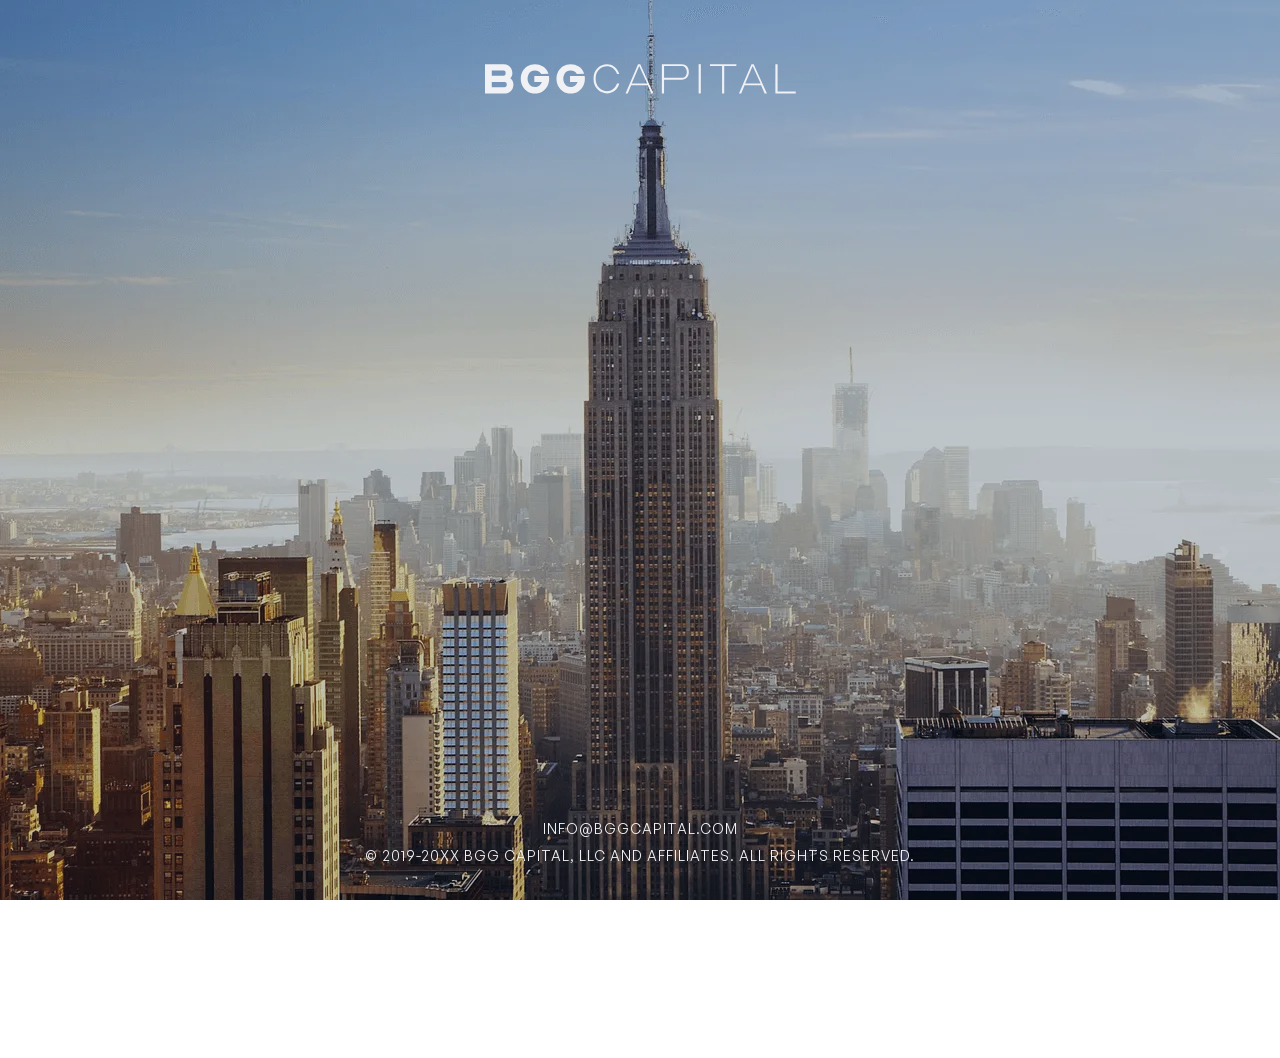
<file: bggcapital.webflow/index.html>
<!DOCTYPE html><!--  This site was created in Webflow. https://webflow.com  --><!--  Last Published: Wed Oct 28 2026 13:11:20 GMT+0000 (Coordinated Universal Time)  -->
<html data-wf-page="636a1cf1215a5a77d554afc6" data-wf-site="62151463bb54f16837edc7f8" lang="en">
<head>
  <meta charset="utf-8">
  <title>BGG Capital, LLC</title>
  <meta content="BGG Capital, LLC is a privately held boutique investment firm headquartered in Seattle, Washington, United States." name="description">
  <meta content="BGG Capital, LLC" property="og:title">
  <meta content="BGG Capital, LLC is a privately held boutique investment firm headquartered in Seattle, Washington, United States." property="og:description">
  <meta content="https://uploads-ssl.webflow.com/62151463bb54f16837edc7f8/668e79d9d336b3d4f60c2184_open-graph-image_bgg-capital-logo_2024.svg" property="og:image">
  <meta content="BGG Capital, LLC" name="twitter:title">
  <meta content="BGG Capital, LLC is a privately held boutique investment firm headquartered in Seattle, Washington, United States." name="twitter:description">
  <meta content="https://uploads-ssl.webflow.com/62151463bb54f16837edc7f8/668e79d9d336b3d4f60c2184_open-graph-image_bgg-capital-logo_2024.svg" name="twitter:image">
  <meta property="og:type" content="website">
  <meta content="summary_large_image" name="twitter:card">
  <meta content="width=device-width, initial-scale=1" name="viewport">
  <meta content="PLV0dnNZ26BAoqMMTscks-c9oNG61kmxcwHhU-13L48" name="google-site-verification">
  <meta content="Webflow" name="generator">
  <link href="css/normalize.css" rel="stylesheet" type="text/css">
  <link href="css/webflow.css" rel="stylesheet" type="text/css">
  <link href="css/bggcapital.webflow.css" rel="stylesheet" type="text/css">
  <script type="text/javascript">!function(o,c){var n=c.documentElement,t=" w-mod-";n.className+=t+"js",("ontouchstart"in o||o.DocumentTouch&&c instanceof DocumentTouch)&&(n.className+=t+"touch")}(window,document);</script>
  <link href="images/favicon.png" rel="shortcut icon" type="image/x-icon">
  <link href="images/webclip.jpg" rel="apple-touch-icon">
  <link href="https://www.bggcapital.com" rel="canonical"><!--  Google Tag Manager  -->
  <script>(function(w,d,s,l,i){w[l]=w[l]||[];w[l].push({'gtm.start':
new Date().getTime(),event:'gtm.js'});var f=d.getElementsByTagName(s)[0],
j=d.createElement(s),dl=l!='dataLayer'?'&l='+l:'';j.async=true;j.src=
'https://www.googletagmanager.com/gtm.js?id='+i+dl;f.parentNode.insertBefore(j,f);
})(window,document,'script','dataLayer','GTM-M6LCVCC');</script>
  <!--  End Google Tag Manager  -->
  <!--  iubenda s.r.l Privacy Controls and Cookie Solution  -->
  <script type="text/javascript">
var _iub = _iub || [];
_iub.csConfiguration = {"askConsentAtCookiePolicyUpdate":true,"countryDetection":true,"enableFadp":true,"enableLgpd":true,"enableTcf":true,"enableUspr":true,"gdprAppliesGlobally":false,"googleAdditionalConsentMode":true,"lang":"en","lgpdAppliesGlobally":false,"perPurposeConsent":true,"preferenceCookie":{"expireAfter":180},"purposes":"1,2,3,4,5","siteId":2028722,"tcfPurposes":{"1":false,"2":"consent_only","7":"consent_only","8":"consent_only","9":"consent_only","10":"consent_only"},"usPreferencesWidgetDisplay":"inline-center","usprPurposes":"s,sh,adv,sd8","cookiePolicyId":17024422, "banner":{ "acceptButtonCaptionColor":"#F0F1F5","acceptButtonColor":"#001E49","acceptButtonDisplay":true,"backgroundColor":"#F0F1F5","backgroundOverlay":true,"brandBackgroundColor":"#001E49","brandTextColor":"#F0F1F5","closeButtonRejects":true,"customizeButtonCaptionColor":"#F0F1F5","customizeButtonColor":"#001E49","customizeButtonDisplay":true,"explicitWithdrawal":true,"fontSizeBody":"12px","listPurposes":true,"logo":"https://uploads-ssl.webflow.com/62151463bb54f16837edc7f8/668e7b0eed5ad53597c1cee5_webflow_bgg-capital-logo_2024.svg","linksColor":"#001E49","ownerName":"BGG Capital, LLC or its affiliates","position":"float-center","rejectButtonCaptionColor":"#F0F1F5","rejectButtonColor":"#001E49","rejectButtonDisplay":true,"showPurposesToggles":true,"showTotalNumberOfProviders":true,"slideDown":false,"textColor":"#001E49","acceptButtonCaption":"Accept All","cookiePolicyLinkCaption":"Cookie Policy","customizeButtonCaption":"Learn More and Customize","rejectButtonCaption":"Reject All" }};
</script>
  <script type="text/javascript" src="https://cs.iubenda.com/sync/2028722.js" async=""></script>
  <script type="text/javascript" src="https://cdn.iubenda.com/cs/tcf/stub-v2.js" async=""></script>
  <script type="text/javascript" src="https://cdn.iubenda.com/cs/tcf/safe-tcf-v2.js" async=""></script>
  <script type="text/javascript" src="https://cdn.iubenda.com/cs/gpp/stub.js" async=""></script>
  <script type="text/javascript" src="https://cdn.iubenda.com/cs/iubenda_cs.js" charset="UTF-8" async=""></script>
  <!--  End iubenda s.r.l Privacy Controls and Cookie Solution  -->
  <style type="text/css">
.e-mail:before {
  content: attr(data-website) "\0040" attr(data-user);
  unicode-bidi: bidi-override;
  direction: rtl;
}
</style>
  <meta name="robots" content="index,follow">
  <meta property="og:image:width" content="1200">
  <meta property="og:image:height" content="630">
  <meta name="author" content="Landon B. Gorman">
</head>
<body>
  <div class="page-wrapper">
    <nav class="navbar_home">
      <div class="container_flex-v-c-c">
        <div class="nav_logo-wrapper">
          <div class="nav_logo w-embed">
            <?xml version="1.0" encoding="UTF-8"?>
            <svg id="uuid-29b66270-b8ec-41bf-b02f-440b74ecccd1" xmlns="http://www.w3.org/2000/svg" viewbox="0 0 1008 96" preserveaspectratio="xMidYMin" style="height: 1.85rem; width: auto; overflow: visible">
              <path d="M0,95.5V.5h60.3c6.07,0,11.25,1.33,15.54,3.98,4.29,2.65,7.52,6.2,9.69,10.63,2.17,4.44,3.25,9.3,3.25,14.6,0,3.09-.58,6.07-1.74,8.96-1.16,2.89-2.84,5.49-5.06,7.81,3.37,2.31,5.93,5.18,7.66,8.6,1.74,3.42,2.6,7.11,2.6,11.06,0,5.3-1.08,10.19-3.25,14.68-2.17,4.48-5.42,8.05-9.76,10.7-4.34,2.65-9.54,3.98-15.62,3.98H0ZM21.98,37.81h38.32c2.02,0,3.62-.67,4.77-2.02,1.16-1.35,1.74-3.08,1.74-5.21v-2.6c0-2.22-.58-3.98-1.74-5.28-1.16-1.3-2.75-1.95-4.77-1.95H21.98v17.06ZM21.98,75.26h41.64c2.02,0,3.66-.67,4.92-2.02,1.25-1.35,1.88-3.08,1.88-5.21v-2.75c0-2.22-.6-3.98-1.81-5.28-1.21-1.3-2.87-1.95-4.99-1.95H21.98v17.21Z" style="fill:#f0f1f5; stroke-width:0px;"></path>
              <path d="M116.05,47.93c0-8.25,1.83-16,5.49-23.23,3.66-7.23,8.99-13.07,16-17.53,7-4.45,15.18-6.68,24.55-6.68,10.01,0,18.82,2.64,26.43,7.93,7.6,5.29,13.08,12.29,16.41,21l.97,2.36-23.51.42-.7-.97c-2.23-3.24-5.03-5.79-8.42-7.65-3.39-1.85-7.12-2.78-11.2-2.78-5.01,0-9.34,1.28-13.01,3.83-3.66,2.55-6.42,5.91-8.28,10.08-1.86,4.17-2.78,8.58-2.78,13.21s.95,9.16,2.85,13.28c1.9,4.13,4.66,7.44,8.28,9.95,3.62,2.5,7.93,3.76,12.94,3.76,5.29,0,9.9-1.51,13.84-4.52,3.94-3.01,6.84-6.93,8.69-11.75h-24.62v-19.61h47.29l.28,1.67c.37,2.13.56,4.54.56,7.23,0,8.25-1.83,16.02-5.49,23.3-3.66,7.28-8.97,13.14-15.93,17.6-6.95,4.45-15.16,6.68-24.62,6.68s-17.55-2.23-24.55-6.68c-7-4.45-12.33-10.31-16-17.6-3.66-7.28-5.49-15.04-5.49-23.3Z" style="fill:#f0f1f5; stroke-width:0px;"></path>
              <path d="M231.92,47.93c0-8.25,1.83-16,5.49-23.23,3.66-7.23,8.99-13.07,16-17.53,7-4.45,15.18-6.68,24.55-6.68,10.01,0,18.82,2.64,26.43,7.93,7.6,5.29,13.08,12.29,16.41,21l.97,2.36-23.51.42-.7-.97c-2.23-3.24-5.03-5.79-8.42-7.65-3.39-1.85-7.12-2.78-11.2-2.78-5.01,0-9.34,1.28-13.01,3.83-3.66,2.55-6.42,5.91-8.28,10.08-1.86,4.17-2.78,8.58-2.78,13.21s.95,9.16,2.85,13.28c1.9,4.13,4.66,7.44,8.28,9.95,3.62,2.5,7.93,3.76,12.94,3.76,5.29,0,9.9-1.51,13.84-4.52,3.94-3.01,6.84-6.93,8.69-11.75h-24.62v-19.61h47.29l.28,1.67c.37,2.13.56,4.54.56,7.23,0,8.25-1.83,16.02-5.49,23.3-3.66,7.28-8.97,13.14-15.93,17.6-6.95,4.45-15.16,6.68-24.62,6.68s-17.55-2.23-24.55-6.68c-7-4.45-12.33-10.31-16-17.6-3.66-7.28-5.49-15.04-5.49-23.3Z" style="fill:#f0f1f5; stroke-width:0px;"></path>
              <path d="M352.18,48c-1.68-52.53,68.18-66.84,83.47-15.53h-7.4c-15.44-41.71-70.11-27.3-69.24,15.39-.95,42.61,53.85,57.17,69.24,15.53h7.4c-15.15,51.52-85.17,37.15-83.47-15.39Z" style="fill:#f0f1f5; stroke-width:0px;"></path>
              <path d="M455.84,95.5L496.49.5h7.08l42.91,95h-7.38l-11.44-26.8h-53.45l-11.14,26.8h-7.23ZM476.02,63.43h50.14l-25.9-56.61-24.24,56.61Z" style="fill:#f0f1f5; stroke-width:0px;"></path>
              <path d="M823.84,95.5L864.49.5h7.08l42.91,95h-7.38l-11.44-26.8h-53.45l-11.14,26.8h-7.23ZM844.02,63.43h50.14l-25.9-56.61-24.24,56.61Z" style="fill:#f0f1f5; stroke-width:0px;"></path>
              <path d="M573.74,95.5V.5h64.5c7.18,0,12.8,2.38,16.85,7.13,4.04,4.76,6.07,10.88,6.07,18.36s-2.03,13.53-6.07,18.14c-4.05,4.6-9.66,6.91-16.85,6.91h-57.36v44.46h-7.13ZM580.87,44.81h57.36c5.36,0,9.46-1.8,12.29-5.39,2.83-3.59,4.25-8.02,4.25-13.28s-1.44-9.66-4.32-13.51c-2.88-3.84-6.96-5.77-12.22-5.77h-57.36v37.94Z" style="fill:#f0f1f5; stroke-width:0px;"></path>
              <path d="M692.99.5h7.13v95h-7.13V.5Z" style="fill:#f0f1f5; stroke-width:0px;"></path>
              <path d="M941.99.5h7.13v88.63h58.88v6.37h-66.01V.5Z" style="fill:#f0f1f5; stroke-width:0px;"></path>
              <path d="M769.06,6.87h-39.3V.5h85.59v6.37h-39.31v88.63h-6.98V6.87Z" style="fill:#f0f1f5; stroke-width:0px;"></path>
            </svg>
          </div>
        </div>
      </div>
    </nav>
    <main class="main-wrapper">
      <header class="section_home-header">
        <div class="image_home-header--background-overlay"></div>
        <div class="image_home-header--background-wrapper"><img src="images/image_manhattan_bgg-capital_home-01.webp" loading="lazy" sizes="100vw" srcset="images/image_manhattan_bgg-capital_home-01-p-500.png 500w, images/image_manhattan_bgg-capital_home-01-p-800.png 800w, images/image_manhattan_bgg-capital_home-01-p-1080.png 1080w, images/image_manhattan_bgg-capital_home-01-p-1600.png 1600w, images/image_manhattan_bgg-capital_home-01-p-2000.png 2000w, images/image_manhattan_bgg-capital_home-01-p-2600.png 2600w, images/image_manhattan_bgg-capital_home-01.webp 2880w" alt="" class="image_home-header--background"></div>
      </header>
    </main>
    <footer class="footer_home">
      <div class="container_flex-v-c-c">
        <div class="footer_content-wrapper">
          <a href="mailto:info@bggcapital.com" class="footer_text-link">info@bggcapital.com</a>
          <p class="footer_text">© 2019-<code class="copyright-year">20xx</code> BGG Capital, LLC and Affiliates. All Rights Reserved.</p>
        </div>
      </div>
    </footer>
  </div>
  <script src="https://d3e54v103j8qbb.cloudfront.net/js/jquery-3.5.1.min.dc5e7f18c8.js?site=62151463bb54f16837edc7f8" type="text/javascript" integrity="sha256-9/aliU8dGd2tb6OSsuzixeV4y/faTqgFtohetphbbj0=" crossorigin="anonymous"></script>
  <script src="js/webflow.js" type="text/javascript"></script><!--  Google Tag Manager (noscript)  -->
  <noscript><iframe src="https://www.googletagmanager.com/ns.html?id=GTM-M6LCVCC" height="0" width="0" style="display:none;visibility:hidden"></iframe></noscript>
  <!--  End Google Tag Manager (noscript)  -->
  <script>
Webflow.push(function() {
  $('.copyright-year').text(new Date().getFullYear());
});
</script>
</body>
</html>
</file>
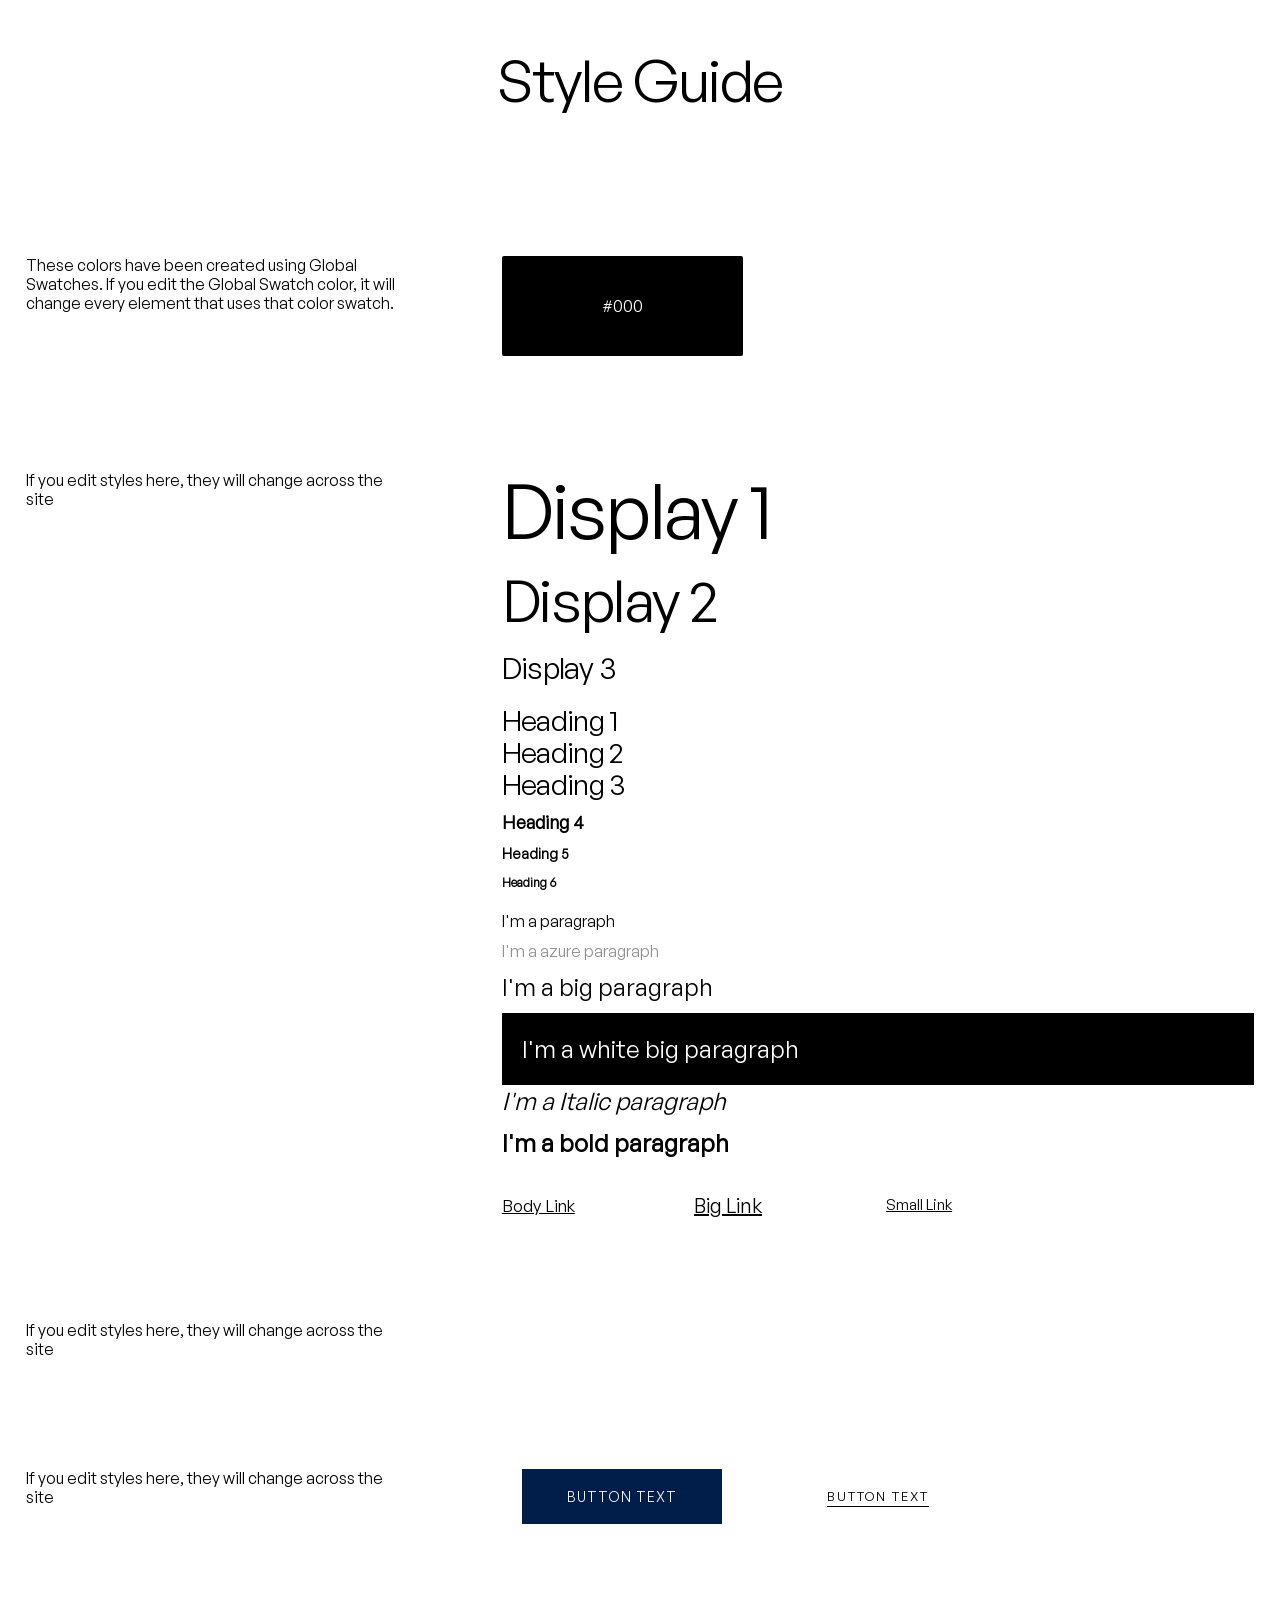
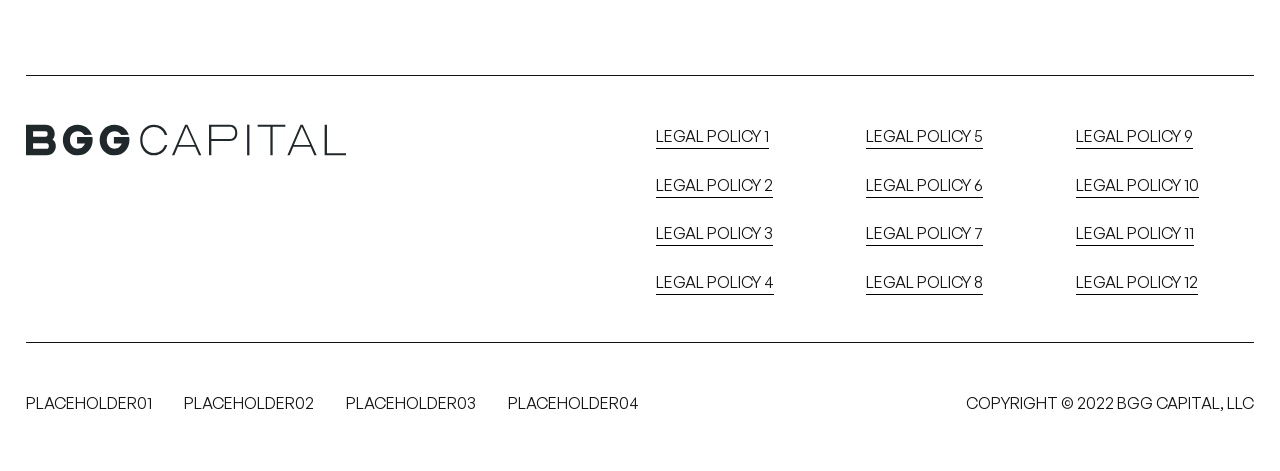
<file: bggcapital.webflow/template-info/style-guide.html>
<!DOCTYPE html><!--  This site was created in Webflow. https://webflow.com  --><!--  Last Published: Wed Oct 28 2026 13:11:20 GMT+0000 (Coordinated Universal Time)  -->
<html data-wf-page="6369fc88243b243555085317" data-wf-site="62151463bb54f16837edc7f8" lang="en">
<head>
  <meta charset="utf-8">
  <title>Fufo - Webflow Ecommerce website template</title>
  <meta content="Fufo - Webflow Ecommerce website template" property="og:title">
  <meta content="Fufo - Webflow Ecommerce website template" name="twitter:title">
  <meta content="width=device-width, initial-scale=1" name="viewport">
  <meta content="PLV0dnNZ26BAoqMMTscks-c9oNG61kmxcwHhU-13L48" name="google-site-verification">
  <meta content="Webflow" name="generator">
  <link href="../css/normalize.css" rel="stylesheet" type="text/css">
  <link href="../css/webflow.css" rel="stylesheet" type="text/css">
  <link href="../css/bggcapital.webflow.css" rel="stylesheet" type="text/css">
  <script type="text/javascript">!function(o,c){var n=c.documentElement,t=" w-mod-";n.className+=t+"js",("ontouchstart"in o||o.DocumentTouch&&c instanceof DocumentTouch)&&(n.className+=t+"touch")}(window,document);</script>
  <link href="../images/favicon.png" rel="shortcut icon" type="image/x-icon">
  <link href="../images/webclip.jpg" rel="apple-touch-icon">
  <link href="https://www.bggcapital.com/template-info/style-guide" rel="canonical"><!--  Google Tag Manager  -->
  <script>(function(w,d,s,l,i){w[l]=w[l]||[];w[l].push({'gtm.start':
new Date().getTime(),event:'gtm.js'});var f=d.getElementsByTagName(s)[0],
j=d.createElement(s),dl=l!='dataLayer'?'&l='+l:'';j.async=true;j.src=
'https://www.googletagmanager.com/gtm.js?id='+i+dl;f.parentNode.insertBefore(j,f);
})(window,document,'script','dataLayer','GTM-M6LCVCC');</script>
  <!--  End Google Tag Manager  -->
  <!--  iubenda s.r.l Privacy Controls and Cookie Solution  -->
  <script type="text/javascript">
var _iub = _iub || [];
_iub.csConfiguration = {"askConsentAtCookiePolicyUpdate":true,"countryDetection":true,"enableFadp":true,"enableLgpd":true,"enableTcf":true,"enableUspr":true,"gdprAppliesGlobally":false,"googleAdditionalConsentMode":true,"lang":"en","lgpdAppliesGlobally":false,"perPurposeConsent":true,"preferenceCookie":{"expireAfter":180},"purposes":"1,2,3,4,5","siteId":2028722,"tcfPurposes":{"1":false,"2":"consent_only","7":"consent_only","8":"consent_only","9":"consent_only","10":"consent_only"},"usPreferencesWidgetDisplay":"inline-center","usprPurposes":"s,sh,adv,sd8","cookiePolicyId":17024422, "banner":{ "acceptButtonCaptionColor":"#F0F1F5","acceptButtonColor":"#001E49","acceptButtonDisplay":true,"backgroundColor":"#F0F1F5","backgroundOverlay":true,"brandBackgroundColor":"#001E49","brandTextColor":"#F0F1F5","closeButtonRejects":true,"customizeButtonCaptionColor":"#F0F1F5","customizeButtonColor":"#001E49","customizeButtonDisplay":true,"explicitWithdrawal":true,"fontSizeBody":"12px","listPurposes":true,"logo":"https://uploads-ssl.webflow.com/62151463bb54f16837edc7f8/668e7b0eed5ad53597c1cee5_webflow_bgg-capital-logo_2024.svg","linksColor":"#001E49","ownerName":"BGG Capital, LLC or its affiliates","position":"float-center","rejectButtonCaptionColor":"#F0F1F5","rejectButtonColor":"#001E49","rejectButtonDisplay":true,"showPurposesToggles":true,"showTotalNumberOfProviders":true,"slideDown":false,"textColor":"#001E49","acceptButtonCaption":"Accept All","cookiePolicyLinkCaption":"Cookie Policy","customizeButtonCaption":"Learn More and Customize","rejectButtonCaption":"Reject All" }};
</script>
  <script type="text/javascript" src="https://cs.iubenda.com/sync/2028722.js" async=""></script>
  <script type="text/javascript" src="https://cdn.iubenda.com/cs/tcf/stub-v2.js" async=""></script>
  <script type="text/javascript" src="https://cdn.iubenda.com/cs/tcf/safe-tcf-v2.js" async=""></script>
  <script type="text/javascript" src="https://cdn.iubenda.com/cs/gpp/stub.js" async=""></script>
  <script type="text/javascript" src="https://cdn.iubenda.com/cs/iubenda_cs.js" charset="UTF-8" async=""></script>
  <!--  End iubenda s.r.l Privacy Controls and Cookie Solution  -->
  <meta name="robots" content="noindex,nofollow">
</head>
<body>
  <div id="top" class="page-content">
    <div id="down" class="section">
      <div>
        <div class="max-w-width x-02 margin-bottom-6-375rem">
          <h3 class="display-2 italic">Style Guide<br></h3>
          <div class="margin-1-25rem">
            <a href="../index.html" class="button-with-line x-02 w-inline-block">
              <div data-w-id="7aca1138-25e3-caf6-6f7a-74252f572ab7" style="opacity:0">
                <div>Back to homepage</div>
                <div class="button-line">
                  <div class="button-line-absolute"></div>
                </div>
              </div>
            </a>
          </div>
        </div>
      </div>
      <div class="container">
        <div class="components-grid-style">
          <div class="sticky-left">
            <p>These colors have been created using Global Swatches. If you edit the Global Swatch color, it will change every element that uses that color swatch.</p>
          </div>
          <div class="style-guide-grid">
            <div class="color-wrapper">
              <div class="color-block">
                <div class="color-text">#000</div>
              </div>
            </div>
          </div>
        </div>
        <div class="components-grid-style">
          <div class="sticky-left">
            <p>If you edit styles here, they will change across the site<br></p>
          </div>
          <div>
            <div class="color-wrapper">
              <h1 class="display-1">Display 1</h1>
              <div class="margin-1-25rem">
                <h1 class="display-2">Display 2</h1>
              </div>
              <div class="margin-1-25rem">
                <h1 class="display-3">Display 3</h1>
              </div>
              <div class="margin-1-25rem">
                <h1>Heading 1</h1>
              </div>
              <h2>Heading 2</h2>
              <h3>Heading 3</h3>
              <h4>Heading 4</h4>
              <h5>Heading 5</h5>
              <h6>Heading 6</h6>
              <div class="margin-1-25rem">
                <p>I&#x27;m a paragraph</p>
                <p class="paragraph-red">I&#x27;m a azure paragraph</p>
                <p class="paragraph-big">I&#x27;m a big paragraph</p>
                <div class="yellow-background">
                  <p class="paragraph-big white">I&#x27;m a white big paragraph</p>
                </div>
                <p class="paragraph-big"><em>I&#x27;m a Italic paragraph</em></p>
                <p class="paragraph-big"><strong>I&#x27;m a bold paragraph</strong></p>
              </div>
              <div class="margin-2rem">
                <div class="link-grid">
                  <a href="#" class="body-link">Body Link</a>
                  <a href="#" class="body-link big">Big Link</a>
                  <a href="#" class="body-link small">Small Link</a>
                </div>
              </div>
            </div>
          </div>
        </div>
        <div class="components-grid-style">
          <div class="sticky-left">
            <p>If you edit styles here, they will change across the site<br></p>
          </div>
          <div>
            <div class="color-wrapper"></div>
          </div>
        </div>
        <div class="components-grid-style _0-bottom">
          <div class="sticky-left">
            <p>If you edit styles here, they will change across the site</p>
          </div>
          <div class="style-guide-grid for-buttons">
            <div id="w-node-a28e0a1d-f352-9e22-f1cc-954e22e1bb74-55085317" class="color-wrapper">
              <a href="#" class="btn w-button">Button Text</a>
            </div>
            <a href="/contact" class="button-with-line x-02 w-inline-block">
              <div>
                <div>Button Text</div>
                <div class="button-line">
                  <div class="button-line-absolute"></div>
                </div>
              </div>
            </a>
          </div>
        </div>
      </div>
    </div>
    <div data-w-id="acbf8863-67c4-7aa8-50ce-6080304c0a08" class="footer">
      <div class="container">
        <div id="w-node-_5e4b9fe2-9a22-f7d2-e12d-ee782b7f4944-304c0a08" class="line x-separator---even"></div>
        <div class="w-layout-grid grid footer-top">
          <div class="wrap---lnk-logo x-margin---bottom-3rem">
            <a id="w-node-acbf8863-67c4-7aa8-50ce-6080304c0a0c-304c0a08" href="#" class="logo-link x-02 w-inline-block"><img src="../images/bgg-capital-1000x96-dark-medium.svg" loading="lazy" alt="" class="logo-bgg-capital x-02"></a>
          </div>
          <div class="wrap---grid-inner">
            <div class="w-layout-grid grid x-flex x-footer-links">
              <div class="w-layout-grid grid x-inner x-footer-top">
                <a href="/blog" id="w-node-_7bba596d-4221-5dd8-3796-f5038230c3a2-304c0a08" data-w-id="7bba596d-4221-5dd8-3796-f5038230c3a2" class="button-with-line x-footer-link w-inline-block">
                  <div>
                    <div class="text-3---t3">Legal Policy 1</div>
                    <div class="button-line">
                      <div class="button-line-absolute"></div>
                    </div>
                  </div>
                </a>
                <a href="/blog" id="w-node-_8e81f8b1-afd0-2875-b273-d20e149c02d1-304c0a08" data-w-id="8e81f8b1-afd0-2875-b273-d20e149c02d1" class="button-with-line x-footer-link w-inline-block">
                  <div>
                    <div class="text-3---t3">Legal Policy 2</div>
                    <div class="button-line">
                      <div class="button-line-absolute"></div>
                    </div>
                  </div>
                </a>
                <a href="/blog" id="w-node-_955d5319-042f-518b-6c90-c0c9d044e4a0-304c0a08" data-w-id="955d5319-042f-518b-6c90-c0c9d044e4a0" class="button-with-line x-footer-link w-inline-block">
                  <div>
                    <div class="text-3---t3">Legal Policy 3</div>
                    <div class="button-line">
                      <div class="button-line-absolute"></div>
                    </div>
                  </div>
                </a>
                <a href="/blog" id="w-node-f471f8ff-fcbd-125a-bfbe-7d04fbcf77f1-304c0a08" data-w-id="f471f8ff-fcbd-125a-bfbe-7d04fbcf77f1" class="button-with-line x-footer-link w-inline-block">
                  <div>
                    <div class="text-3---t3">Legal Policy 4</div>
                    <div class="button-line">
                      <div class="button-line-absolute"></div>
                    </div>
                  </div>
                </a>
              </div>
              <div class="w-layout-grid grid x-inner x-footer-top">
                <a href="/blog" id="w-node-_14c0575c-f3da-66cf-aae1-27701f12b4cc-304c0a08" data-w-id="14c0575c-f3da-66cf-aae1-27701f12b4cc" class="button-with-line x-footer-link w-inline-block">
                  <div>
                    <div class="text-3---t3">Legal Policy 5</div>
                    <div class="button-line">
                      <div class="button-line-absolute"></div>
                    </div>
                  </div>
                </a>
                <a href="/blog" id="w-node-_14c0575c-f3da-66cf-aae1-27701f12b4d2-304c0a08" data-w-id="14c0575c-f3da-66cf-aae1-27701f12b4d2" class="button-with-line x-footer-link w-inline-block">
                  <div>
                    <div class="text-3---t3">Legal Policy 6</div>
                    <div class="button-line">
                      <div class="button-line-absolute"></div>
                    </div>
                  </div>
                </a>
                <a href="/blog" id="w-node-_14c0575c-f3da-66cf-aae1-27701f12b4d8-304c0a08" data-w-id="14c0575c-f3da-66cf-aae1-27701f12b4d8" class="button-with-line x-footer-link w-inline-block">
                  <div>
                    <div class="text-3---t3">Legal Policy 7</div>
                    <div class="button-line">
                      <div class="button-line-absolute"></div>
                    </div>
                  </div>
                </a>
                <a href="/blog" id="w-node-_14c0575c-f3da-66cf-aae1-27701f12b4de-304c0a08" data-w-id="14c0575c-f3da-66cf-aae1-27701f12b4de" class="button-with-line x-footer-link w-inline-block">
                  <div>
                    <div class="text-3---t3">Legal Policy 8</div>
                    <div class="button-line">
                      <div class="button-line-absolute"></div>
                    </div>
                  </div>
                </a>
              </div>
              <div class="w-layout-grid grid x-inner x-footer-top">
                <a href="/blog" id="w-node-_798aa1c4-11cf-fa3c-50f5-4886aa65798e-304c0a08" data-w-id="798aa1c4-11cf-fa3c-50f5-4886aa65798e" class="button-with-line x-footer-link w-inline-block">
                  <div>
                    <div class="text-3---t3">Legal Policy 9</div>
                    <div class="button-line">
                      <div class="button-line-absolute"></div>
                    </div>
                  </div>
                </a>
                <a href="/blog" id="w-node-_798aa1c4-11cf-fa3c-50f5-4886aa657994-304c0a08" data-w-id="798aa1c4-11cf-fa3c-50f5-4886aa657994" class="button-with-line x-footer-link w-inline-block">
                  <div>
                    <div class="text-3---t3">Legal Policy 10</div>
                    <div class="button-line">
                      <div class="button-line-absolute"></div>
                    </div>
                  </div>
                </a>
                <a href="/blog" id="w-node-_798aa1c4-11cf-fa3c-50f5-4886aa65799a-304c0a08" data-w-id="798aa1c4-11cf-fa3c-50f5-4886aa65799a" class="button-with-line x-footer-link w-inline-block">
                  <div>
                    <div class="text-3---t3">Legal Policy 11</div>
                    <div class="button-line">
                      <div class="button-line-absolute"></div>
                    </div>
                  </div>
                </a>
                <a href="/blog" id="w-node-_798aa1c4-11cf-fa3c-50f5-4886aa6579a0-304c0a08" data-w-id="798aa1c4-11cf-fa3c-50f5-4886aa6579a0" class="button-with-line x-footer-link w-inline-block">
                  <div>
                    <div class="text-3---t3">Legal Policy 12</div>
                    <div class="button-line">
                      <div class="button-line-absolute"></div>
                    </div>
                  </div>
                </a>
              </div>
            </div>
          </div>
        </div>
        <div class="line x-separator---even"></div>
        <div class="w-layout-grid grid footer-bottom">
          <div id="w-node-_1ad80b34-e3e6-7fe0-1517-175e97737b62-304c0a08" class="wrap---grid-inner x-flex x-margin---bottom-1rem">
            <div class="w-layout-grid grid x-inner x-footer-bottom">
              <div id="w-node-_61a103ca-c06a-da9b-10ee-9877e3096d08-304c0a08" class="wrap---text-lnk">
                <a id="w-node-_27ce563c-7f0a-f828-b009-a0c52f4cf6a2-304c0a08" href="#" class="text---lnk">Placeholder01</a>
              </div>
              <div id="w-node-_86d0240b-cf0b-de6e-b883-b9ae47617060-304c0a08" class="wrap---text-lnk">
                <a id="w-node-_86d0240b-cf0b-de6e-b883-b9ae47617061-304c0a08" href="#" class="text---lnk">Placeholder02</a>
              </div>
              <div id="w-node-_964c540c-e472-c8f8-f8b2-72ba051d8e48-304c0a08" class="wrap---text-lnk">
                <a id="w-node-_964c540c-e472-c8f8-f8b2-72ba051d8e49-304c0a08" href="#" class="text---lnk">Placeholder03</a>
              </div>
              <div id="w-node-_9ee0ce11-1ac9-c63c-2e3b-3fd03f093e0c-304c0a08" class="wrap---text-lnk">
                <a id="w-node-_9ee0ce11-1ac9-c63c-2e3b-3fd03f093e0d-304c0a08" href="#" class="text---lnk">Placeholder04</a>
              </div>
            </div>
          </div>
          <div id="w-node-_39abe2e7-fe1b-393a-7f5d-fe1c5468590e-304c0a08" class="wrap---text x-flex x-margin---bottom-1-5rem">
            <div class="text-3---t3">Copyright © 2022 BGG Capital, LLC</div>
          </div>
        </div>
      </div>
    </div>
  </div>
  <script src="https://d3e54v103j8qbb.cloudfront.net/js/jquery-3.5.1.min.dc5e7f18c8.js?site=62151463bb54f16837edc7f8" type="text/javascript" integrity="sha256-9/aliU8dGd2tb6OSsuzixeV4y/faTqgFtohetphbbj0=" crossorigin="anonymous"></script>
  <script src="../js/webflow.js" type="text/javascript"></script><!--  Google Tag Manager (noscript)  -->
  <noscript><iframe src="https://www.googletagmanager.com/ns.html?id=GTM-M6LCVCC" height="0" width="0" style="display:none;visibility:hidden"></iframe></noscript>
  <!--  End Google Tag Manager (noscript)  -->
  <script>
Webflow.push(function() {
  $('.copyright-year').text(new Date().getFullYear());
});
</script>
</body>
</html>
</file>
<file: bggcapital.webflow/css/webflow.css>
@font-face {
  font-family: 'webflow-icons';
  src: url("[data-uri]") format('truetype');
  font-weight: normal;
  font-style: normal;
}
[class^="w-icon-"],
[class*=" w-icon-"] {
  /* use !important to prevent issues with browser extensions that change fonts */
  font-family: 'webflow-icons' !important;
  speak: none;
  font-style: normal;
  font-weight: normal;
  font-variant: normal;
  text-transform: none;
  line-height: 1;
  /* Better Font Rendering =========== */
  -webkit-font-smoothing: antialiased;
  -moz-osx-font-smoothing: grayscale;
}
.w-icon-slider-right:before {
  content: "\e600";
}
.w-icon-slider-left:before {
  content: "\e601";
}
.w-icon-nav-menu:before {
  content: "\e602";
}
.w-icon-arrow-down:before,
.w-icon-dropdown-toggle:before {
  content: "\e603";
}
.w-icon-file-upload-remove:before {
  content: "\e900";
}
.w-icon-file-upload-icon:before {
  content: "\e903";
}
* {
  -webkit-box-sizing: border-box;
  -moz-box-sizing: border-box;
  box-sizing: border-box;
}
html {
  height: 100%;
}
body {
  margin: 0;
  min-height: 100%;
  background-color: #fff;
  font-family: Arial, sans-serif;
  font-size: 14px;
  line-height: 20px;
  color: #333;
}
img {
  max-width: 100%;
  vertical-align: middle;
  display: inline-block;
}
html.w-mod-touch * {
  background-attachment: scroll !important;
}
.w-block {
  display: block;
}
.w-inline-block {
  max-width: 100%;
  display: inline-block;
}
.w-clearfix:before,
.w-clearfix:after {
  content: " ";
  display: table;
  grid-column-start: 1;
  grid-row-start: 1;
  grid-column-end: 2;
  grid-row-end: 2;
}
.w-clearfix:after {
  clear: both;
}
.w-hidden {
  display: none;
}
.w-button {
  display: inline-block;
  padding: 9px 15px;
  background-color: #3898EC;
  color: white;
  border: 0;
  line-height: inherit;
  text-decoration: none;
  cursor: pointer;
  border-radius: 0;
}
input.w-button {
  -webkit-appearance: button;
}
:where(button.w-popover-trigger) {
  background-color: transparent;
  border: 0;
  color: inherit;
  cursor: pointer;
  font: inherit;
  line-height: inherit;
  margin: 0;
  padding: 0;
  text-align: inherit;
  text-decoration: inherit;
}
:where(button.w-modal-trigger) {
  background-color: transparent;
  border: 0;
  color: inherit;
  cursor: pointer;
  font: inherit;
  line-height: inherit;
  margin: 0;
  padding: 0;
  text-align: inherit;
  text-decoration: inherit;
}
:where(.w-popover) {
  position-anchor: auto;
  position-area: top;
}
:where(
  .w-popover[data-w-popover-backdrop-animated],
  .w-modal[data-w-popover-backdrop-animated]
)::backdrop {
  animation: var(--w-backdrop-animation, none);
}
:where(.w-popover, .w-modal) {
  --w-backdrop-animation: initial;
}
.w-popover-mask {
  position: fixed !important;
  inset: 0 !important;
  width: auto !important;
  height: auto !important;
  max-width: none !important;
  max-height: none !important;
  margin: 0 !important;
  padding: 0 !important;
  border: 0 !important;
  opacity: 0 !important;
  transform: none !important;
  clip-path: none !important;
  pointer-events: auto !important;
}
.w-popover-mask[popover] {
  translate: none !important;
  rotate: none !important;
  scale: none !important;
}
.w-popover-mask::backdrop {
  display: none !important;
}
.w-popover-mask:not(:popover-open) {
  display: none !important;
}
@supports not selector(:popover-open) {
  .w-popover-mask {
    display: none !important;
  }
}
.w-popover[popover]:not(:popover-open) {
  display: none;
}
.w-modal:not([open]):not([popover]) {
  display: none;
}
.w-modal[popover]:not(:popover-open) {
  display: none;
}
:where(.w-modal[data-w-modal-lock-scroll]) {
  overscroll-behavior: contain;
}
html[data-w-dynpage] [data-w-cloak] {
  color: transparent !important;
}
.w-code-block {
  margin: unset;
}
pre.w-code-block code {
  all: inherit;
}
pre.w-code-block code > span {
  display: block !important;
}
.w-optimization {
  display: contents;
}
.w-webflow-badge,
.w-webflow-badge > img {
  box-sizing: unset;
  width: unset;
  height: unset;
  max-height: unset;
  max-width: unset;
  min-height: unset;
  min-width: unset;
  margin: unset;
  padding: unset;
  float: unset;
  clear: unset;
  border: unset;
  border-radius: unset;
  background: unset;
  background-image: unset;
  background-position: unset;
  background-size: unset;
  background-repeat: unset;
  background-origin: unset;
  background-clip: unset;
  background-attachment: unset;
  background-color: unset;
  box-shadow: unset;
  transform: unset;
  transition: unset;
  direction: unset;
  font-family: unset;
  font-weight: unset;
  color: unset;
  font-size: unset;
  line-height: unset;
  font-style: unset;
  font-variant: unset;
  text-align: unset;
  letter-spacing: unset;
  text-decoration: unset;
  text-indent: unset;
  text-transform: unset;
  list-style-type: unset;
  text-shadow: unset;
  vertical-align: unset;
  cursor: unset;
  white-space: unset;
  word-break: unset;
  word-spacing: unset;
  word-wrap: unset;
}
.w-webflow-badge {
  position: fixed !important;
  display: inline-block !important;
  visibility: visible !important;
  opacity: 1 !important;
  z-index: 2147483647 !important;
  top: auto !important;
  right: 12px !important;
  bottom: 12px !important;
  left: auto !important;
  color: #aaadb0 !important;
  background-color: #fff !important;
  border-radius: 3px !important;
  padding: 6px !important;
  font-size: 12px !important;
  line-height: 14px !important;
  text-decoration: none !important;
  transform: none !important;
  margin: 0 !important;
  width: auto !important;
  height: auto !important;
  overflow: unset !important;
  white-space: nowrap;
  box-shadow: 0 0 0 1px rgba(0, 0, 0, 0.1), 0px 1px 3px rgba(0, 0, 0, 0.1);
  cursor: pointer;
}
.w-webflow-badge > img {
  position: unset;
  display: inline-block !important;
  visibility: unset !important;
  opacity: 1 !important;
  vertical-align: middle !important;
}
h1,
h2,
h3,
h4,
h5,
h6 {
  font-weight: bold;
  margin-bottom: 10px;
}
h1 {
  font-size: 38px;
  line-height: 44px;
  margin-top: 20px;
}
h2 {
  font-size: 32px;
  line-height: 36px;
  margin-top: 20px;
}
h3 {
  font-size: 24px;
  line-height: 30px;
  margin-top: 20px;
}
h4 {
  font-size: 18px;
  line-height: 24px;
  margin-top: 10px;
}
h5 {
  font-size: 14px;
  line-height: 20px;
  margin-top: 10px;
}
h6 {
  font-size: 12px;
  line-height: 18px;
  margin-top: 10px;
}
p {
  margin-top: 0;
  margin-bottom: 10px;
}
blockquote {
  margin: 0 0 10px 0;
  padding: 10px 20px;
  border-left: 5px solid #E2E2E2;
  font-size: 18px;
  line-height: 22px;
}
figure {
  margin: 0;
  margin-bottom: 10px;
}
figcaption {
  margin-top: 5px;
  text-align: center;
}
ul,
ol {
  margin-top: 0px;
  margin-bottom: 10px;
  padding-left: 40px;
}
.w-list-unstyled {
  padding-left: 0;
  list-style: none;
}
.w-embed:before,
.w-embed:after {
  content: " ";
  display: table;
  grid-column-start: 1;
  grid-row-start: 1;
  grid-column-end: 2;
  grid-row-end: 2;
}
.w-embed:after {
  clear: both;
}
.w-video {
  width: 100%;
  position: relative;
  padding: 0;
}
.w-video iframe,
.w-video object,
.w-video embed {
  position: absolute;
  top: 0;
  left: 0;
  width: 100%;
  height: 100%;
  border: none;
}
fieldset {
  padding: 0;
  margin: 0;
  border: 0;
}
button,
[type='button'],
[type='reset'] {
  border: 0;
  cursor: pointer;
  -webkit-appearance: button;
}
.w-form {
  margin: 0 0 15px;
}
.w-form-done {
  display: none;
  padding: 20px;
  text-align: center;
  background-color: #dddddd;
}
.w-form-fail {
  display: none;
  margin-top: 10px;
  padding: 10px;
  background-color: #ffdede;
}
label {
  display: block;
  margin-bottom: 5px;
  font-weight: bold;
}
.w-input,
.w-select {
  display: block;
  width: 100%;
  height: 38px;
  padding: 8px 12px;
  margin-bottom: 10px;
  font-size: 14px;
  line-height: 1.42857143;
  color: #333333;
  vertical-align: middle;
  background-color: #ffffff;
  border: 1px solid #cccccc;
}
.w-input::placeholder,
.w-select::placeholder {
  color: #999;
}
.w-input:focus,
.w-select:focus {
  border-color: #3898EC;
  outline: 0;
}
.w-input[disabled],
.w-select[disabled],
.w-input[readonly],
.w-select[readonly],
fieldset[disabled] .w-input,
fieldset[disabled] .w-select {
  cursor: not-allowed;
}
.w-input[disabled]:not(.w-input-disabled),
.w-select[disabled]:not(.w-input-disabled),
.w-input[readonly],
.w-select[readonly],
fieldset[disabled]:not(.w-input-disabled) .w-input,
fieldset[disabled]:not(.w-input-disabled) .w-select {
  background-color: #eeeeee;
}
textarea.w-input,
textarea.w-select {
  height: auto;
}
.w-select {
  background-color: #f3f3f3;
}
.w-select[multiple] {
  height: auto;
}
.w-form-label {
  display: inline-block;
  cursor: pointer;
  font-weight: normal;
  margin-bottom: 0px;
}
.w-radio {
  display: block;
  margin-bottom: 5px;
  padding-left: 20px;
}
.w-radio:before,
.w-radio:after {
  content: " ";
  display: table;
  grid-column-start: 1;
  grid-row-start: 1;
  grid-column-end: 2;
  grid-row-end: 2;
}
.w-radio:after {
  clear: both;
}
.w-radio-input {
  margin: 4px 0 0;
  line-height: normal;
  float: left;
  margin-left: -20px;
}
.w-radio-input {
  margin-top: 3px;
}
.w-file-upload {
  display: block;
  margin-bottom: 10px;
}
.w-file-upload-input {
  width: 0.1px;
  height: 0.1px;
  opacity: 0;
  overflow: hidden;
  position: absolute;
  z-index: -100;
}
.w-file-upload-default,
.w-file-upload-uploading,
.w-file-upload-success {
  display: inline-block;
  color: #333333;
}
.w-file-upload-error {
  display: block;
  margin-top: 10px;
}
.w-file-upload-default.w-hidden,
.w-file-upload-uploading.w-hidden,
.w-file-upload-error.w-hidden,
.w-file-upload-success.w-hidden {
  display: none;
}
.w-file-upload-uploading-btn {
  display: flex;
  font-size: 14px;
  font-weight: normal;
  cursor: pointer;
  margin: 0;
  padding: 8px 12px;
  border: 1px solid #cccccc;
  background-color: #fafafa;
}
.w-file-upload-file {
  display: flex;
  flex-grow: 1;
  justify-content: space-between;
  margin: 0;
  padding: 8px 9px 8px 11px;
  border: 1px solid #cccccc;
  background-color: #fafafa;
}
.w-file-upload-file-name {
  font-size: 14px;
  font-weight: normal;
  display: block;
}
.w-file-remove-link {
  margin-top: 3px;
  margin-left: 10px;
  width: auto;
  height: auto;
  padding: 3px;
  display: block;
  cursor: pointer;
}
.w-icon-file-upload-remove {
  margin: auto;
  font-size: 10px;
}
.w-file-upload-error-msg {
  display: inline-block;
  color: #ea384c;
  padding: 2px 0;
}
.w-file-upload-info {
  display: inline-block;
  line-height: 38px;
  padding: 0 12px;
}
.w-file-upload-label {
  display: inline-block;
  font-size: 14px;
  font-weight: normal;
  cursor: pointer;
  margin: 0;
  padding: 8px 12px;
  border: 1px solid #cccccc;
  background-color: #fafafa;
}
.w-icon-file-upload-icon,
.w-icon-file-upload-uploading {
  display: inline-block;
  margin-right: 8px;
  width: 20px;
}
.w-icon-file-upload-uploading {
  height: 20px;
}
.w-container {
  margin-left: auto;
  margin-right: auto;
  max-width: 940px;
}
.w-container:before,
.w-container:after {
  content: " ";
  display: table;
  grid-column-start: 1;
  grid-row-start: 1;
  grid-column-end: 2;
  grid-row-end: 2;
}
.w-container:after {
  clear: both;
}
.w-container .w-row {
  margin-left: -10px;
  margin-right: -10px;
}
.w-row:before,
.w-row:after {
  content: " ";
  display: table;
  grid-column-start: 1;
  grid-row-start: 1;
  grid-column-end: 2;
  grid-row-end: 2;
}
.w-row:after {
  clear: both;
}
.w-row .w-row {
  margin-left: 0;
  margin-right: 0;
}
.w-col {
  position: relative;
  float: left;
  width: 100%;
  min-height: 1px;
  padding-left: 10px;
  padding-right: 10px;
}
.w-col .w-col {
  padding-left: 0;
  padding-right: 0;
}
.w-col-1 {
  width: 8.33333333%;
}
.w-col-2 {
  width: 16.66666667%;
}
.w-col-3 {
  width: 25%;
}
.w-col-4 {
  width: 33.33333333%;
}
.w-col-5 {
  width: 41.66666667%;
}
.w-col-6 {
  width: 50%;
}
.w-col-7 {
  width: 58.33333333%;
}
.w-col-8 {
  width: 66.66666667%;
}
.w-col-9 {
  width: 75%;
}
.w-col-10 {
  width: 83.33333333%;
}
.w-col-11 {
  width: 91.66666667%;
}
.w-col-12 {
  width: 100%;
}
.w-hidden-main {
  display: none !important;
}
@media screen and (max-width: 991px) {
  .w-container {
    max-width: 728px;
  }
  .w-hidden-main {
    display: inherit !important;
  }
  .w-hidden-medium {
    display: none !important;
  }
  .w-col-medium-1 {
    width: 8.33333333%;
  }
  .w-col-medium-2 {
    width: 16.66666667%;
  }
  .w-col-medium-3 {
    width: 25%;
  }
  .w-col-medium-4 {
    width: 33.33333333%;
  }
  .w-col-medium-5 {
    width: 41.66666667%;
  }
  .w-col-medium-6 {
    width: 50%;
  }
  .w-col-medium-7 {
    width: 58.33333333%;
  }
  .w-col-medium-8 {
    width: 66.66666667%;
  }
  .w-col-medium-9 {
    width: 75%;
  }
  .w-col-medium-10 {
    width: 83.33333333%;
  }
  .w-col-medium-11 {
    width: 91.66666667%;
  }
  .w-col-medium-12 {
    width: 100%;
  }
  .w-col-stack {
    width: 100%;
    left: auto;
    right: auto;
  }
}
@media screen and (max-width: 767px) {
  .w-hidden-main {
    display: inherit !important;
  }
  .w-hidden-medium {
    display: inherit !important;
  }
  .w-hidden-small {
    display: none !important;
  }
  .w-row,
  .w-container .w-row {
    margin-left: 0;
    margin-right: 0;
  }
  .w-col {
    width: 100%;
    left: auto;
    right: auto;
  }
  .w-col-small-1 {
    width: 8.33333333%;
  }
  .w-col-small-2 {
    width: 16.66666667%;
  }
  .w-col-small-3 {
    width: 25%;
  }
  .w-col-small-4 {
    width: 33.33333333%;
  }
  .w-col-small-5 {
    width: 41.66666667%;
  }
  .w-col-small-6 {
    width: 50%;
  }
  .w-col-small-7 {
    width: 58.33333333%;
  }
  .w-col-small-8 {
    width: 66.66666667%;
  }
  .w-col-small-9 {
    width: 75%;
  }
  .w-col-small-10 {
    width: 83.33333333%;
  }
  .w-col-small-11 {
    width: 91.66666667%;
  }
  .w-col-small-12 {
    width: 100%;
  }
}
@media screen and (max-width: 479px) {
  .w-container {
    max-width: none;
  }
  .w-hidden-main {
    display: inherit !important;
  }
  .w-hidden-medium {
    display: inherit !important;
  }
  .w-hidden-small {
    display: inherit !important;
  }
  .w-hidden-tiny {
    display: none !important;
  }
  .w-col {
    width: 100%;
  }
  .w-col-tiny-1 {
    width: 8.33333333%;
  }
  .w-col-tiny-2 {
    width: 16.66666667%;
  }
  .w-col-tiny-3 {
    width: 25%;
  }
  .w-col-tiny-4 {
    width: 33.33333333%;
  }
  .w-col-tiny-5 {
    width: 41.66666667%;
  }
  .w-col-tiny-6 {
    width: 50%;
  }
  .w-col-tiny-7 {
    width: 58.33333333%;
  }
  .w-col-tiny-8 {
    width: 66.66666667%;
  }
  .w-col-tiny-9 {
    width: 75%;
  }
  .w-col-tiny-10 {
    width: 83.33333333%;
  }
  .w-col-tiny-11 {
    width: 91.66666667%;
  }
  .w-col-tiny-12 {
    width: 100%;
  }
}
.w-widget {
  position: relative;
}
.w-widget-map {
  width: 100%;
  height: 400px;
}
.w-widget-map label {
  width: auto;
  display: inline;
}
.w-widget-map img {
  max-width: inherit;
}
.w-widget-map .gm-style-iw {
  text-align: center;
}
.w-widget-map .gm-style-iw > button {
  display: none !important;
}
.w-widget-twitter {
  overflow: hidden;
}
.w-widget-twitter-count-shim {
  display: inline-block;
  vertical-align: top;
  position: relative;
  width: 28px;
  height: 20px;
  text-align: center;
  background: white;
  border: #758696 solid 1px;
  border-radius: 3px;
}
.w-widget-twitter-count-shim * {
  pointer-events: none;
  user-select: none;
}
.w-widget-twitter-count-shim .w-widget-twitter-count-inner {
  position: relative;
  font-size: 15px;
  line-height: 12px;
  text-align: center;
  color: #999;
  font-family: serif;
}
.w-widget-twitter-count-shim .w-widget-twitter-count-clear {
  position: relative;
  display: block;
}
.w-widget-twitter-count-shim.w--large {
  width: 36px;
  height: 28px;
}
.w-widget-twitter-count-shim.w--large .w-widget-twitter-count-inner {
  font-size: 18px;
  line-height: 18px;
}
.w-widget-twitter-count-shim:not(.w--vertical) {
  margin-left: 5px;
  margin-right: 8px;
}
.w-widget-twitter-count-shim:not(.w--vertical).w--large {
  margin-left: 6px;
}
.w-widget-twitter-count-shim:not(.w--vertical):before,
.w-widget-twitter-count-shim:not(.w--vertical):after {
  top: 50%;
  left: 0;
  border: solid transparent;
  content: ' ';
  height: 0;
  width: 0;
  position: absolute;
  pointer-events: none;
}
.w-widget-twitter-count-shim:not(.w--vertical):before {
  border-color: rgba(117, 134, 150, 0);
  border-right-color: #5d6c7b;
  border-width: 4px;
  margin-left: -9px;
  margin-top: -4px;
}
.w-widget-twitter-count-shim:not(.w--vertical).w--large:before {
  border-width: 5px;
  margin-left: -10px;
  margin-top: -5px;
}
.w-widget-twitter-count-shim:not(.w--vertical):after {
  border-color: rgba(255, 255, 255, 0);
  border-right-color: white;
  border-width: 4px;
  margin-left: -8px;
  margin-top: -4px;
}
.w-widget-twitter-count-shim:not(.w--vertical).w--large:after {
  border-width: 5px;
  margin-left: -9px;
  margin-top: -5px;
}
.w-widget-twitter-count-shim.w--vertical {
  width: 61px;
  height: 33px;
  margin-bottom: 8px;
}
.w-widget-twitter-count-shim.w--vertical:before,
.w-widget-twitter-count-shim.w--vertical:after {
  top: 100%;
  left: 50%;
  border: solid transparent;
  content: ' ';
  height: 0;
  width: 0;
  position: absolute;
  pointer-events: none;
}
.w-widget-twitter-count-shim.w--vertical:before {
  border-color: rgba(117, 134, 150, 0);
  border-top-color: #5d6c7b;
  border-width: 5px;
  margin-left: -5px;
}
.w-widget-twitter-count-shim.w--vertical:after {
  border-color: rgba(255, 255, 255, 0);
  border-top-color: white;
  border-width: 4px;
  margin-left: -4px;
}
.w-widget-twitter-count-shim.w--vertical .w-widget-twitter-count-inner {
  font-size: 18px;
  line-height: 22px;
}
.w-widget-twitter-count-shim.w--vertical.w--large {
  width: 76px;
}
.w-background-video {
  position: relative;
  overflow: hidden;
  height: 500px;
  color: white;
}
.w-background-video > video {
  background-size: cover;
  background-position: 50% 50%;
  position: absolute;
  margin: auto;
  width: 100%;
  height: 100%;
  right: -100%;
  bottom: -100%;
  top: -100%;
  left: -100%;
  object-fit: cover;
  z-index: -100;
}
.w-background-video > video::-webkit-media-controls-start-playback-button {
  display: none !important;
  -webkit-appearance: none;
}
.w-background-video--control {
  position: absolute;
  bottom: 1em;
  right: 1em;
  background-color: transparent;
  padding: 0;
}
.w-background-video--control > [hidden] {
  display: none !important;
}
.w-slider {
  position: relative;
  height: 300px;
  text-align: center;
  background: #dddddd;
  clear: both;
  -webkit-tap-highlight-color: rgba(0, 0, 0, 0);
  tap-highlight-color: rgba(0, 0, 0, 0);
}
.w-slider-mask {
  position: relative;
  display: block;
  overflow: hidden;
  z-index: 1;
  left: 0;
  right: 0;
  height: 100%;
  white-space: nowrap;
}
.w-slide {
  position: relative;
  display: inline-block;
  vertical-align: top;
  width: 100%;
  height: 100%;
  white-space: normal;
  text-align: left;
}
.w-slider-nav {
  position: absolute;
  z-index: 2;
  top: auto;
  right: 0;
  bottom: 0;
  left: 0;
  margin: auto;
  padding-top: 10px;
  height: 40px;
  text-align: center;
  -webkit-tap-highlight-color: rgba(0, 0, 0, 0);
  tap-highlight-color: rgba(0, 0, 0, 0);
}
.w-slider-nav.w-round > div {
  border-radius: 100%;
}
.w-slider-nav.w-num > div {
  width: auto;
  height: auto;
  padding: 0.2em 0.5em;
  font-size: inherit;
  line-height: inherit;
}
.w-slider-nav.w-shadow > div {
  box-shadow: 0 0 3px rgba(51, 51, 51, 0.4);
}
.w-slider-nav-invert {
  color: #fff;
}
.w-slider-nav-invert > div {
  background-color: rgba(34, 34, 34, 0.4);
}
.w-slider-nav-invert > div.w-active {
  background-color: #222;
}
.w-slider-dot {
  position: relative;
  display: inline-block;
  width: 1em;
  height: 1em;
  background-color: rgba(255, 255, 255, 0.4);
  cursor: pointer;
  margin: 0 3px 0.5em;
  transition: background-color 100ms, color 100ms;
}
.w-slider-dot.w-active {
  background-color: #fff;
}
.w-slider-dot:focus {
  outline: none;
  box-shadow: 0px 0px 0px 2px #fff;
}
.w-slider-dot:focus.w-active {
  box-shadow: none;
}
.w-slider-arrow-left,
.w-slider-arrow-right {
  position: absolute;
  width: 80px;
  top: 0;
  right: 0;
  bottom: 0;
  left: 0;
  margin: auto;
  cursor: pointer;
  overflow: hidden;
  color: white;
  font-size: 40px;
  -webkit-tap-highlight-color: rgba(0, 0, 0, 0);
  tap-highlight-color: rgba(0, 0, 0, 0);
  user-select: none;
}
.w-slider-arrow-left [class^='w-icon-'],
.w-slider-arrow-right [class^='w-icon-'],
.w-slider-arrow-left [class*=' w-icon-'],
.w-slider-arrow-right [class*=' w-icon-'] {
  position: absolute;
}
.w-slider-arrow-left:focus,
.w-slider-arrow-right:focus {
  outline: 0;
}
.w-slider-arrow-left {
  z-index: 3;
  right: auto;
}
.w-slider-arrow-right {
  z-index: 4;
  left: auto;
}
.w-icon-slider-left,
.w-icon-slider-right {
  top: 0;
  right: 0;
  bottom: 0;
  left: 0;
  margin: auto;
  width: 1em;
  height: 1em;
}
.w-slider-aria-label {
  border: 0;
  clip: rect(0 0 0 0);
  height: 1px;
  margin: -1px;
  overflow: hidden;
  padding: 0;
  position: absolute;
  width: 1px;
}
.w-slider-force-show {
  display: block !important;
}
.w-dropdown {
  display: inline-block;
  position: relative;
  text-align: left;
  margin-left: auto;
  margin-right: auto;
  z-index: 900;
}
.w-dropdown-btn,
.w-dropdown-toggle,
.w-dropdown-link {
  position: relative;
  vertical-align: top;
  text-decoration: none;
  color: #222222;
  padding: 20px;
  text-align: left;
  margin-left: auto;
  margin-right: auto;
  white-space: nowrap;
}
.w-dropdown-toggle {
  user-select: none;
  display: inline-block;
  cursor: pointer;
  padding-right: 40px;
}
.w-dropdown-toggle:focus {
  outline: 0;
}
.w-icon-dropdown-toggle {
  position: absolute;
  top: 0;
  right: 0;
  bottom: 0;
  margin: auto;
  margin-right: 20px;
  width: 1em;
  height: 1em;
}
.w-dropdown-list {
  position: absolute;
  background: #dddddd;
  display: none;
  min-width: 100%;
}
.w-dropdown-list.w--open {
  display: block;
}
.w-dropdown-link {
  padding: 10px 20px;
  display: block;
  color: #222222;
}
.w-dropdown-link.w--current {
  color: #0082f3;
}
.w-dropdown-link:focus {
  outline: 0;
}
/**
 * ## Note
 * Safari (on both iOS and OS X) does not handle viewport units (vh, vw) well.
 * For example percentage units do not work on descendants of elements that
 * have any dimensions expressed in viewport units. It also doesn’t handle them at
 * all in `calc()`.
 */
/**
 * Wrapper around all lightbox elements
 *
 * 1. Since the lightbox can receive focus, IE also gives it an outline.
 * 2. Fixes flickering on Chrome when a transition is in progress
 *    underneath the lightbox.
 */
.w-lightbox-backdrop {
  cursor: auto;
  font-style: normal;
  letter-spacing: normal;
  list-style: disc;
  text-indent: 0;
  text-shadow: none;
  text-transform: none;
  visibility: visible;
  white-space: normal;
  word-break: normal;
  word-spacing: normal;
  word-wrap: normal;
  position: fixed;
  top: 0;
  right: 0;
  bottom: 0;
  left: 0;
  color: #fff;
  font-family: "Helvetica Neue", Helvetica, Ubuntu, "Segoe UI", Verdana, sans-serif;
  font-size: 17px;
  line-height: 1.2;
  font-weight: 300;
  text-align: center;
  background: rgba(0, 0, 0, 0.9);
  z-index: 2000;
  outline: 0;
  /* 1 */
  opacity: 0;
  -webkit-user-select: none;
  -moz-user-select: none;
  -webkit-tap-highlight-color: transparent;
  -webkit-transform: translate(0, 0);
  /* 2 */
}
/**
 * Neat trick to bind the rubberband effect to our canvas instead of the whole
 * document on iOS. It also prevents a bug that causes the document underneath to scroll.
 */
.w-lightbox-backdrop,
.w-lightbox-container {
  height: 100%;
  overflow: auto;
  -webkit-overflow-scrolling: touch;
}
.w-lightbox-content {
  position: relative;
  height: 100vh;
  overflow: hidden;
}
.w-lightbox-view {
  position: absolute;
  width: 100vw;
  height: 100vh;
  opacity: 0;
}
.w-lightbox-view:before {
  content: "";
  height: 100vh;
}
/* .w-lightbox-content */
.w-lightbox-group,
.w-lightbox-group .w-lightbox-view,
.w-lightbox-group .w-lightbox-view:before {
  height: 86vh;
}
.w-lightbox-frame,
.w-lightbox-view:before {
  display: inline-block;
  vertical-align: middle;
}
/*
 * 1. Remove default margin set by user-agent on the <figure> element.
 */
.w-lightbox-figure {
  position: relative;
  margin: 0;
  /* 1 */
}
.w-lightbox-group .w-lightbox-figure {
  cursor: pointer;
}
/**
 * IE adds image dimensions as width and height attributes on the IMG tag,
 * but we need both width and height to be set to auto to enable scaling.
 */
.w-lightbox-img {
  width: auto;
  height: auto;
  max-width: none;
}
/**
 * 1. Reset if style is set by user on "All Images"
 */
.w-lightbox-image {
  display: block;
  float: none;
  /* 1 */
  max-width: 100vw;
  max-height: 100vh;
}
.w-lightbox-group .w-lightbox-image {
  max-height: 86vh;
}
.w-lightbox-caption {
  position: absolute;
  right: 0;
  bottom: 0;
  left: 0;
  padding: 0.5em 1em;
  background: rgba(0, 0, 0, 0.4);
  text-align: left;
  text-overflow: ellipsis;
  white-space: nowrap;
  overflow: hidden;
}
.w-lightbox-embed {
  position: absolute;
  top: 0;
  right: 0;
  bottom: 0;
  left: 0;
  width: 100%;
  height: 100%;
}
.w-lightbox-control {
  position: absolute;
  top: 0;
  width: 4em;
  background-size: 24px;
  background-repeat: no-repeat;
  background-position: center;
  cursor: pointer;
  -webkit-transition: all 0.3s;
  transition: all 0.3s;
}
.w-lightbox-left {
  display: none;
  bottom: 0;
  left: 0;
  /* <svg xmlns="http://www.w3.org/2000/svg" viewBox="-20 0 24 40" width="24" height="40"><g transform="rotate(45)"><path d="m0 0h5v23h23v5h-28z" opacity=".4"/><path d="m1 1h3v23h23v3h-26z" fill="#fff"/></g></svg> */
  background-image: url("[data-uri]");
}
.w-lightbox-right {
  display: none;
  right: 0;
  bottom: 0;
  /* <svg xmlns="http://www.w3.org/2000/svg" viewBox="-4 0 24 40" width="24" height="40"><g transform="rotate(45)"><path d="m0-0h28v28h-5v-23h-23z" opacity=".4"/><path d="m1 1h26v26h-3v-23h-23z" fill="#fff"/></g></svg> */
  background-image: url("[data-uri]");
}
/*
 * Without specifying the with and height inside the SVG, all versions of IE render the icon too small.
 * The bug does not seem to manifest itself if the elements are tall enough such as the above arrows.
 * (http://stackoverflow.com/questions/16092114/background-size-differs-in-internet-explorer)
 */
.w-lightbox-close {
  right: 0;
  height: 2.6em;
  /* <svg xmlns="http://www.w3.org/2000/svg" viewBox="-4 0 18 17" width="18" height="17"><g transform="rotate(45)"><path d="m0 0h7v-7h5v7h7v5h-7v7h-5v-7h-7z" opacity=".4"/><path d="m1 1h7v-7h3v7h7v3h-7v7h-3v-7h-7z" fill="#fff"/></g></svg> */
  background-image: url("[data-uri]");
  background-size: 18px;
}
/**
 * 1. All IE versions add extra space at the bottom without this.
 */
.w-lightbox-strip {
  position: absolute;
  bottom: 0;
  left: 0;
  right: 0;
  padding: 0 1vh;
  line-height: 0;
  /* 1 */
  white-space: nowrap;
  overflow-x: auto;
  overflow-y: hidden;
}
/*
 * 1. We use content-box to avoid having to do `width: calc(10vh + 2vw)`
 *    which doesn’t work in Safari anyway.
 * 2. Chrome renders images pixelated when switching to GPU. Making sure
 *    the parent is also rendered on the GPU (by setting translate3d for
 *    example) fixes this behavior.
 */
.w-lightbox-item {
  display: inline-block;
  width: 10vh;
  padding: 2vh 1vh;
  box-sizing: content-box;
  /* 1 */
  cursor: pointer;
  -webkit-transform: translate3d(0, 0, 0);
  /* 2 */
}
.w-lightbox-active {
  opacity: 0.3;
}
.w-lightbox-thumbnail {
  position: relative;
  height: 10vh;
  background: #222;
  overflow: hidden;
}
.w-lightbox-thumbnail-image {
  position: absolute;
  top: 0;
  left: 0;
}
.w-lightbox-thumbnail .w-lightbox-tall {
  top: 50%;
  width: 100%;
  -webkit-transform: translate(0, -50%);
  transform: translate(0, -50%);
}
.w-lightbox-thumbnail .w-lightbox-wide {
  left: 50%;
  height: 100%;
  -webkit-transform: translate(-50%, 0);
  transform: translate(-50%, 0);
}
/*
 * Spinner
 *
 * Absolute pixel values are used to avoid rounding errors that would cause
 * the white spinning element to be misaligned with the track.
 */
.w-lightbox-spinner {
  position: absolute;
  top: 50%;
  left: 50%;
  box-sizing: border-box;
  width: 40px;
  height: 40px;
  margin-top: -20px;
  margin-left: -20px;
  border: 5px solid rgba(0, 0, 0, 0.4);
  border-radius: 50%;
  -webkit-animation: spin 0.8s infinite linear;
  animation: spin 0.8s infinite linear;
}
.w-lightbox-spinner:after {
  content: "";
  position: absolute;
  top: -4px;
  right: -4px;
  bottom: -4px;
  left: -4px;
  border: 3px solid transparent;
  border-bottom-color: #fff;
  border-radius: 50%;
}
/*
 * Utility classes
 */
.w-lightbox-hide {
  display: none;
}
.w-lightbox-noscroll {
  overflow: hidden;
}
@media (min-width: 768px) {
  .w-lightbox-content {
    height: 96vh;
    margin-top: 2vh;
  }
  .w-lightbox-view,
  .w-lightbox-view:before {
    height: 96vh;
  }
  /* .w-lightbox-content */
  .w-lightbox-group,
  .w-lightbox-group .w-lightbox-view,
  .w-lightbox-group .w-lightbox-view:before {
    height: 84vh;
  }
  .w-lightbox-image {
    max-width: 96vw;
    max-height: 96vh;
  }
  .w-lightbox-group .w-lightbox-image {
    max-width: 82.3vw;
    max-height: 84vh;
  }
  .w-lightbox-left,
  .w-lightbox-right {
    display: block;
    opacity: 0.5;
  }
  .w-lightbox-close {
    opacity: 0.8;
  }
  .w-lightbox-control:hover {
    opacity: 1;
  }
}
.w-lightbox-inactive,
.w-lightbox-inactive:hover {
  opacity: 0;
}
.w-richtext:before,
.w-richtext:after {
  content: " ";
  display: table;
  grid-column-start: 1;
  grid-row-start: 1;
  grid-column-end: 2;
  grid-row-end: 2;
}
.w-richtext:after {
  clear: both;
}
.w-richtext[contenteditable="true"]:before,
.w-richtext[contenteditable="true"]:after {
  white-space: initial;
}
.w-richtext ol,
.w-richtext ul {
  overflow: hidden;
}
.w-richtext .w-richtext-figure-selected.w-richtext-figure-type-video div:after,
.w-richtext .w-richtext-figure-selected[data-rt-type="video"] div:after {
  outline: 2px solid #2895f7;
}
.w-richtext .w-richtext-figure-selected.w-richtext-figure-type-image div,
.w-richtext .w-richtext-figure-selected[data-rt-type="image"] div {
  outline: 2px solid #2895f7;
}
.w-richtext figure.w-richtext-figure-type-video > div:after,
.w-richtext figure[data-rt-type="video"] > div:after {
  content: '';
  position: absolute;
  display: none;
  left: 0;
  top: 0;
  right: 0;
  bottom: 0;
}
.w-richtext figure {
  position: relative;
  max-width: 60%;
}
.w-richtext figure > div:before {
  cursor: default!important;
}
.w-richtext figure img {
  width: 100%;
}
.w-richtext figure figcaption.w-richtext-figcaption-placeholder {
  opacity: 0.6;
}
.w-richtext figure div {
  /* fix incorrectly sized selection border in the data manager */
  font-size: 0px;
  color: transparent;
}
.w-richtext figure.w-richtext-figure-type-image,
.w-richtext figure[data-rt-type="image"] {
  display: table;
}
.w-richtext figure.w-richtext-figure-type-image > div,
.w-richtext figure[data-rt-type="image"] > div {
  display: inline-block;
}
.w-richtext figure.w-richtext-figure-type-image > figcaption,
.w-richtext figure[data-rt-type="image"] > figcaption {
  display: table-caption;
  caption-side: bottom;
}
.w-richtext figure.w-richtext-figure-type-video,
.w-richtext figure[data-rt-type="video"] {
  width: 60%;
  height: 0;
}
.w-richtext figure.w-richtext-figure-type-video iframe,
.w-richtext figure[data-rt-type="video"] iframe {
  position: absolute;
  top: 0;
  left: 0;
  width: 100%;
  height: 100%;
}
.w-richtext figure.w-richtext-figure-type-video > div,
.w-richtext figure[data-rt-type="video"] > div {
  width: 100%;
}
.w-richtext figure.w-richtext-align-center {
  margin-right: auto;
  margin-left: auto;
  clear: both;
}
.w-richtext figure.w-richtext-align-center.w-richtext-figure-type-image > div,
.w-richtext figure.w-richtext-align-center[data-rt-type="image"] > div {
  max-width: 100%;
}
.w-richtext figure.w-richtext-align-normal {
  clear: both;
}
.w-richtext figure.w-richtext-align-fullwidth {
  width: 100%;
  max-width: 100%;
  text-align: center;
  clear: both;
  display: block;
  margin-right: auto;
  margin-left: auto;
}
.w-richtext figure.w-richtext-align-fullwidth > div {
  display: inline-block;
  /* padding-bottom is used for aspect ratios in video figures
      we want the div to inherit that so hover/selection borders in the designer-canvas
      fit right*/
  padding-bottom: inherit;
}
.w-richtext figure.w-richtext-align-fullwidth > figcaption {
  display: block;
}
.w-richtext figure.w-richtext-align-floatleft {
  float: left;
  margin-right: 15px;
  clear: none;
}
.w-richtext figure.w-richtext-align-floatright {
  float: right;
  margin-left: 15px;
  clear: none;
}
.w-nav {
  position: relative;
  background: #dddddd;
  z-index: 1000;
}
.w-nav:before,
.w-nav:after {
  content: " ";
  display: table;
  grid-column-start: 1;
  grid-row-start: 1;
  grid-column-end: 2;
  grid-row-end: 2;
}
.w-nav:after {
  clear: both;
}
.w-nav-brand {
  position: relative;
  float: left;
  text-decoration: none;
  color: #333333;
}
.w-nav-link {
  position: relative;
  display: inline-block;
  vertical-align: top;
  text-decoration: none;
  color: #222222;
  padding: 20px;
  text-align: left;
  margin-left: auto;
  margin-right: auto;
}
.w-nav-link.w--current {
  color: #0082f3;
}
.w-nav-menu {
  position: relative;
  float: right;
}
[data-nav-menu-open] {
  display: block !important;
  position: absolute;
  top: 100%;
  left: 0;
  right: 0;
  background: #C8C8C8;
  text-align: center;
  overflow: visible;
  min-width: 200px;
}
.w--nav-link-open {
  display: block;
  position: relative;
}
.w-nav-overlay {
  position: absolute;
  overflow: hidden;
  display: none;
  top: 100%;
  left: 0;
  right: 0;
  width: 100%;
}
.w-nav-overlay [data-nav-menu-open] {
  top: 0;
}
.w-nav[data-animation='over-left'] .w-nav-overlay {
  width: auto;
}
.w-nav[data-animation='over-left'] .w-nav-overlay,
.w-nav[data-animation='over-left'] [data-nav-menu-open] {
  right: auto;
  z-index: 1;
  top: 0;
}
.w-nav[data-animation='over-right'] .w-nav-overlay {
  width: auto;
}
.w-nav[data-animation='over-right'] .w-nav-overlay,
.w-nav[data-animation='over-right'] [data-nav-menu-open] {
  left: auto;
  z-index: 1;
  top: 0;
}
.w-nav-button {
  position: relative;
  float: right;
  padding: 18px;
  font-size: 24px;
  display: none;
  cursor: pointer;
  -webkit-tap-highlight-color: rgba(0, 0, 0, 0);
  tap-highlight-color: rgba(0, 0, 0, 0);
  user-select: none;
}
.w-nav-button:focus {
  outline: 0;
}
.w-nav-button.w--open {
  background-color: #C8C8C8;
  color: white;
}
.w-nav[data-collapse='all'] .w-nav-menu {
  display: none;
}
.w-nav[data-collapse='all'] .w-nav-button {
  display: block;
}
.w--nav-dropdown-open {
  display: block;
}
.w--nav-dropdown-toggle-open {
  display: block;
}
.w--nav-dropdown-list-open {
  position: static;
}
/**
 * NOTE: These rules are overridden in site-designer.less to use container queries instead of media queries
 * when the navbar is inside a Frame on the Open Canvas.
 */
@media screen and (max-width: 991px) {
  .w-nav[data-collapse='medium'] .w-nav-menu {
    display: none;
  }
  .w-nav[data-collapse='medium'] .w-nav-button {
    display: block;
  }
}
@media screen and (max-width: 767px) {
  .w-nav[data-collapse='small'] .w-nav-menu {
    display: none;
  }
  .w-nav[data-collapse='small'] .w-nav-button {
    display: block;
  }
  .w-nav-brand {
    padding-left: 10px;
  }
}
@media screen and (max-width: 479px) {
  .w-nav[data-collapse='tiny'] .w-nav-menu {
    display: none;
  }
  .w-nav[data-collapse='tiny'] .w-nav-button {
    display: block;
  }
}
.w-tabs {
  position: relative;
}
.w-tabs:before,
.w-tabs:after {
  content: " ";
  display: table;
  grid-column-start: 1;
  grid-row-start: 1;
  grid-column-end: 2;
  grid-row-end: 2;
}
.w-tabs:after {
  clear: both;
}
.w-tab-menu {
  position: relative;
}
.w-tab-link {
  position: relative;
  display: inline-block;
  vertical-align: top;
  text-decoration: none;
  padding: 9px 30px;
  text-align: left;
  cursor: pointer;
  color: #222222;
  background-color: #dddddd;
}
.w-tab-link.w--current {
  background-color: #C8C8C8;
}
.w-tab-link:focus {
  outline: 0;
}
.w-tab-content {
  position: relative;
  display: block;
  overflow: hidden;
}
.w-tab-pane {
  position: relative;
  display: none;
}
.w--tab-active {
  display: block;
}
@media screen and (max-width: 479px) {
  .w-tab-link {
    display: block;
  }
}
.w-ix-emptyfix:after {
  content: "";
}
@keyframes spin {
  0% {
    transform: rotate(0deg);
  }
  100% {
    transform: rotate(360deg);
  }
}
.w-dyn-empty {
  padding: 10px;
  background-color: #dddddd;
}
.w-dyn-hide {
  display: none !important;
}
.w-dyn-bind-empty {
  display: none !important;
}
.w-condition-invisible {
  display: none !important;
}
.wf-layout-layout {
  display: grid;
}
.w-layout-grid {
  display: grid;
  grid-auto-columns: 1fr;
  grid-template-columns: 1fr 1fr;
  grid-template-rows: auto auto;
  grid-row-gap: 16px;
  grid-column-gap: 16px;
}
</file>
<file: bggcapital.webflow/css/bggcapital.webflow.css>
@font-face {
  font-family: Generalsans;
  src: url('../fonts/GeneralSans-Regular.woff2') format("woff2"), url('../fonts/GeneralSans-Regular.woff') format("woff");
  font-weight: 400;
  font-style: normal;
  font-display: swap;
}

@font-face {
  font-family: AG Helvetica;
  src: url('../fonts/AG_Helvetica.woff2') format("woff2");
  font-weight: 400;
  font-style: normal;
  font-display: swap;
}

@font-face {
  font-family: "Aspekta 300";
  src: url('../fonts/Aspekta-300.woff2') format("woff2");
  font-weight: 400;
  font-style: normal;
  font-display: swap;
}

@font-face {
  font-family: "Aspekta 650";
  src: url('../fonts/Aspekta-650.woff2') format("woff2");
  font-weight: 400;
  font-style: normal;
  font-display: swap;
}

@font-face {
  font-family: "Aspekta 50";
  src: url('../fonts/Aspekta-50.woff2') format("woff2");
  font-weight: 400;
  font-style: normal;
  font-display: swap;
}

@font-face {
  font-family: "Aspekta 400";
  src: url('../fonts/Aspekta-400.woff2') format("woff2");
  font-weight: 400;
  font-style: normal;
  font-display: swap;
}

@font-face {
  font-family: "Aspekta 250";
  src: url('../fonts/Aspekta-250.woff2') format("woff2");
  font-weight: 400;
  font-style: normal;
  font-display: swap;
}

@font-face {
  font-family: "Aspekta 600";
  src: url('../fonts/Aspekta-600.woff2') format("woff2");
  font-weight: 400;
  font-style: normal;
  font-display: swap;
}

@font-face {
  font-family: "Aspekta 350";
  src: url('../fonts/Aspekta-350.woff2') format("woff2");
  font-weight: 400;
  font-style: normal;
  font-display: swap;
}

@font-face {
  font-family: "Aspekta 150";
  src: url('../fonts/Aspekta-150.woff2') format("woff2");
  font-weight: 400;
  font-style: normal;
  font-display: swap;
}

@font-face {
  font-family: "Aspekta 450";
  src: url('../fonts/Aspekta-450.woff2') format("woff2");
  font-weight: 400;
  font-style: normal;
  font-display: swap;
}

@font-face {
  font-family: "Aspekta 100";
  src: url('../fonts/Aspekta-100.woff2') format("woff2");
  font-weight: 400;
  font-style: normal;
  font-display: swap;
}

@font-face {
  font-family: "Aspekta 550";
  src: url('../fonts/Aspekta-550.woff2') format("woff2");
  font-weight: 400;
  font-style: normal;
  font-display: swap;
}

@font-face {
  font-family: "Aspekta 700";
  src: url('../fonts/Aspekta-700.woff2') format("woff2");
  font-weight: 400;
  font-style: normal;
  font-display: swap;
}

@font-face {
  font-family: "Aspekta 900";
  src: url('../fonts/Aspekta-900.woff2') format("woff2");
  font-weight: 400;
  font-style: normal;
  font-display: swap;
}

@font-face {
  font-family: "Aspekta 850";
  src: url('../fonts/Aspekta-850.woff2') format("woff2");
  font-weight: 400;
  font-style: normal;
  font-display: swap;
}

@font-face {
  font-family: "Aspekta 800";
  src: url('../fonts/Aspekta-800.woff2') format("woff2");
  font-weight: 400;
  font-style: normal;
  font-display: swap;
}

@font-face {
  font-family: "Aspekta 200";
  src: url('../fonts/Aspekta-200.woff2') format("woff2");
  font-weight: 400;
  font-style: normal;
  font-display: swap;
}

@font-face {
  font-family: "Aspekta 500";
  src: url('../fonts/Aspekta-500.woff2') format("woff2");
  font-weight: 400;
  font-style: normal;
  font-display: swap;
}

@font-face {
  font-family: "Aspekta 950";
  src: url('../fonts/Aspekta-950.woff2') format("woff2");
  font-weight: 400;
  font-style: normal;
  font-display: swap;
}

@font-face {
  font-family: "Aspekta 750";
  src: url('../fonts/Aspekta-750.woff2') format("woff2");
  font-weight: 400;
  font-style: normal;
  font-display: swap;
}

@font-face {
  font-family: Berthold Akzidenz Grotesk;
  src: url('../fonts/Berthold-Akzidenz-Grotesk-Regular.woff2') format("woff2");
  font-weight: 400;
  font-style: normal;
  font-display: swap;
}

@font-face {
  font-family: Berthold Akzidenz Grotesk;
  src: url('../fonts/Berthold-Akzidenz-Grotesk-Medium.woff') format("woff");
  font-weight: 500;
  font-style: normal;
  font-display: swap;
}

@font-face {
  font-family: Berthold Akzidenz Grotesk;
  src: url('../fonts/Berthold-Akzidenz-Grotesk-Light.woff') format("woff");
  font-weight: 300;
  font-style: normal;
  font-display: swap;
}

@font-face {
  font-family: Berthold Akzidenz Grotesk;
  src: url('../fonts/Berthold-Akzidenz-Grotesk-Bold.woff') format("woff");
  font-weight: 700;
  font-style: normal;
  font-display: swap;
}

:root {
  --light: #f0f1f5;
  --dark: #131313;
  --grey-3: #8f8f8f;
  --dim-grey: #686868;
  --gainsboro: #e4e4e4;
  --grey: #81818b33;
  --grey-2: #81818b26;
  --slate-blue: #4353ff;
  --onboard--sans-serif-01: Arial, "Helvetica Neue", Helvetica, sans-serif;
  --font-family--primary: Arial, "Helvetica Neue", Helvetica, sans-serif;
  --font-family--secondary: Arial, "Helvetica Neue", Helvetica, sans-serif;
  --font-family--serif: Arial, "Helvetica Neue", Helvetica, sans-serif;
  --font-family--monospace: Arial, "Helvetica Neue", Helvetica, sans-serif;
  --color-brand--white: white;
  --color-brand--black: #0f0f0f;
  --color-brand--gray: #e6e6e6;
  --color--neutral-100: #f2f2f2;
  --color--neutral-200: #bfbfbf;
  --color--neutral-300: #a9a9aa;
  --color--neutral-400: #949495;
  --color--neutral-500: #7f7f80;
  --color--neutral-600: #69696b;
  --color--neutral-700: #545455;
  --color--neutral-800: #29292b;
  --color--neutral-900: #1e1e1f;
  --color--neutral-950: #0f0f0f;
  --font-size--2xs: .625rem;
  --font-size--xs: .9375rem;
  --font-size--small: 1rem;
  --font-size--base: 1.125rem;
  --font-size--large: 1.5rem;
  --font-size--xl: 1.7rem;
  --font-size--2xl: 2rem;
  --font-size--3xl: 2.5rem;
  --font-size--4xl: 3rem;
  --font-size--5xl: 3.5rem;
  --font-size--6xl: 4rem;
  --font-size--7xl: 5rem;
  --font-size--8xl: 8.75rem;
  --fluid-font-size--2xs: .733vw;
  --fluid-font-size--xs: 1vw;
  --fluid-font-size--small: 1.067vw;
  --fluid-font-size--base: 1.2vw;
  --fluid-font-size--large: 1.6vw;
  --fluid-font-size--xl: 1.867vw;
  --fluid-font-size--2xl: 2.133vw;
  --fluid-font-size--3xl: 2.667vw;
  --fluid-font-size--4xl: 3.2vw;
  --fluid-font-size--5xl: 3.733vw;
  --fluid-font-size--6xl: 4.267vw;
  --fluid-font-size--7xl: 5.333vw;
  --fluid-font-size--8xl: 9.333vw;
  --site-padding--desktop: 3rem;
  --site-padding--tablet: 2rem;
  --site-padding--mobile: 1rem;
}

.w-layout-grid {
  grid-row-gap: 16px;
  grid-column-gap: 16px;
  grid-template-rows: auto auto;
  grid-template-columns: 1fr 1fr;
  grid-auto-columns: 1fr;
  display: grid;
}

body {
  color: #000;
  background-color: #0000;
  flex-flow: column;
  justify-content: space-between;
  height: 100%;
  font-family: Generalsans, sans-serif;
  font-size: 16px;
  font-weight: 400;
  line-height: 1.5;
  display: flex;
  overflow: hidden;
}

h1, h2, h3 {
  letter-spacing: -.025em;
  margin-top: 0;
  margin-bottom: 0;
  font-size: 1.777rem;
  font-weight: 400;
  line-height: 1.125;
}

h4 {
  margin-top: 10px;
  margin-bottom: 10px;
  font-size: 18px;
  font-weight: 600;
  line-height: 24px;
}

h5 {
  margin-top: 10px;
  margin-bottom: 10px;
  font-size: 14px;
  font-weight: 600;
  line-height: 20px;
}

h6 {
  margin-top: 10px;
  margin-bottom: 10px;
  font-size: 12px;
  font-weight: 600;
  line-height: 18px;
}

p {
  font-size: 16px;
  font-weight: 500;
  line-height: 1.2;
}

ul {
  margin-top: 0;
  margin-bottom: 10px;
  padding-top: 3px;
  padding-bottom: 3px;
  padding-left: 40px;
}

li {
  color: #000;
  padding-top: 2px;
  padding-bottom: 2px;
  font-size: 16px;
}

img {
  max-width: 100%;
  display: inline-block;
}

strong {
  font-weight: bold;
}

blockquote {
  color: #000;
  text-align: left;
  border-left: 3px solid #000;
  width: 100%;
  margin-bottom: 10px;
  padding: 0 20px 0 30px;
  font-size: 27px;
  font-weight: 500;
  line-height: 31px;
}

figure {
  margin-top: 30px;
  margin-bottom: 30px;
}

figcaption {
  color: #000;
  text-align: center;
  margin-top: 5px;
  font-size: 14px;
  font-weight: 500;
}

.invert {
  z-index: 99;
  background-color: #000;
  border-radius: 0%;
  justify-content: center;
  align-items: center;
  width: 3rem;
  height: 3rem;
  display: flex;
  position: fixed;
  inset: auto 2% 2% auto;
  overflow: hidden;
}

.utility-page-wrap {
  background-color: #f0f3f4;
  justify-content: center;
  align-items: center;
  width: auto;
  min-width: 100vw;
  max-width: 100%;
  height: auto;
  min-height: 100vh;
  max-height: 100%;
  margin-left: auto;
  margin-right: auto;
  padding: 2rem .5rem;
  display: flex;
}

.utility-page-wrap.x-vertical {
  background-color: var(--light);
  flex-direction: column;
  justify-content: center;
  align-items: center;
  width: auto;
  min-width: 100vw;
  height: auto;
  min-height: 100vh;
  padding: 2rem .5rem;
}

.utility-page-content {
  text-align: center;
  flex-direction: column;
  flex: 0 auto;
  justify-content: center;
  align-self: auto;
  align-items: center;
  width: auto;
  margin-bottom: 0;
  margin-left: auto;
  margin-right: auto;
  display: flex;
}

.utility-page-form {
  flex-direction: column;
  align-items: stretch;
  width: 100%;
  display: flex;
}

.page-content {
  z-index: 10;
  margin-left: auto;
  margin-right: auto;
  position: relative;
}

.container {
  z-index: 3;
  flex: 1;
  margin-left: auto;
  margin-right: auto;
  position: relative;
}

.container.x-03 {
  border-bottom: 1px solid #000;
  justify-content: center;
  align-items: center;
  max-width: none;
}

.section {
  z-index: 10;
  padding: 3rem 2%;
  position: relative;
}

.btn {
  width: 100%;
  min-width: 12.5rem;
  color: var(--light);
  letter-spacing: .0625rem;
  text-transform: uppercase;
  background-color: #001e49;
  border: .0625rem solid #001e49;
  border-radius: 0;
  justify-content: center;
  padding: 1rem;
  font-size: .875rem;
  font-weight: 400;
  line-height: 1.5;
  transition: all .2s;
  display: flex;
}

.btn:hover {
  color: var(--dark);
  background-color: #f0f3f4;
  border-color: #001e49;
}

.btn.w--current {
  font-weight: 400;
  display: block;
}

.sticky-nav {
  z-index: 900;
  position: sticky;
  top: 0;
}

.circle-plus {
  background-color: #7567f8;
  background-image: url('../images/add-plus-button.svg');
  background-position: 50%;
  background-repeat: no-repeat;
  background-size: 12px;
  border-radius: 40px;
  width: 35px;
  height: 35px;
  position: absolute;
  inset: auto 10px 10px auto;
}

.display-1 {
  z-index: 1;
  margin-top: 0;
  margin-bottom: 0;
  font-size: 6vw;
  font-weight: 500;
  line-height: 1;
  position: relative;
}

.margin-2rem {
  margin-top: 2rem;
}

.display-2 {
  text-transform: none;
  margin-top: 0;
  margin-bottom: 0;
  font-size: 58px;
  font-weight: 500;
  line-height: 1.1;
}

.display-2.italic {
  text-align: center;
}

.margin-1-25rem {
  margin-top: 1.25rem;
}

.error-message {
  color: #fff;
  text-align: center;
  background-color: #f20;
  border-radius: 4px;
  font-size: 16px;
  font-weight: 500;
}

.display-3 {
  margin-bottom: 15px;
  font-size: 30px;
  font-weight: 500;
  line-height: 1.1;
}

.sticky-left {
  position: sticky;
  top: 120px;
}

.style-guide-grid {
  grid-column-gap: 15px;
  grid-row-gap: 15px;
  grid-template-rows: auto auto;
  grid-template-columns: 1fr 1fr 1fr;
  grid-auto-columns: 1fr;
  display: grid;
}

.style-guide-grid.for-buttons {
  place-items: center;
}

.yellow-background {
  background-color: #000;
  width: 100%;
  height: 100%;
  padding: 20px 20px 10px;
}

.paragraph-red {
  color: var(--grey-3);
}

.color-text {
  font-weight: 500;
}

.link-grid {
  grid-column-gap: 16px;
  grid-row-gap: 16px;
  grid-template-rows: auto;
  grid-template-columns: 1fr 1fr 1fr 1fr;
  grid-auto-columns: 1fr;
  align-items: center;
  display: grid;
}

.components-grid-style {
  grid-column-gap: 100px;
  grid-row-gap: 16px;
  grid-template-rows: auto;
  grid-template-columns: .5fr 1fr;
  grid-auto-columns: 1fr;
  align-items: start;
  margin-bottom: 100px;
  display: grid;
}

.components-grid-style._0-bottom {
  margin-bottom: 0;
}

.paragraph-big {
  font-size: 24px;
  line-height: 32px;
}

.paragraph-big.white {
  color: #fff;
}

.color-block {
  color: #fff;
  background-color: #000;
  border-radius: 2px;
  justify-content: center;
  align-items: center;
  min-height: 100px;
  font-size: 17px;
  font-weight: 500;
  display: flex;
  position: relative;
}

.body-link {
  color: #000;
  font-size: 17px;
}

.body-link.big {
  font-size: 20px;
}

.body-link.small {
  font-size: 15px;
}

.white {
  color: #fff;
}

.nav-wrapper {
  z-index: 120;
  align-items: center;
  padding-left: 2%;
  padding-right: 2%;
  display: flex;
  position: relative;
}

.nav-grid {
  grid-column-gap: 1.5rem;
  grid-row-gap: 1.5rem;
  grid-template-rows: auto;
  grid-template-columns: 1fr 1fr;
  grid-auto-columns: 1fr;
  place-items: center start;
  padding-top: 15px;
  padding-bottom: 15px;
  display: grid;
}

.button-with-line {
  color: #000;
  font-size: 19px;
  font-weight: 700;
  line-height: 22px;
  text-decoration: none;
  position: relative;
}

.button-with-line.x-02 {
  letter-spacing: 2px;
  text-transform: uppercase;
  font-size: 13px;
  font-weight: 400;
  line-height: 20px;
}

.button-with-line.x-footer-link {
  font-size: 1rem;
  font-weight: 400;
  line-height: 1.5;
  display: flex;
}

.button-line {
  background-color: #ffffff4d;
  width: 100%;
  height: .03125rem;
  position: relative;
}

.button-line-absolute {
  z-index: 1;
  background-color: #000;
  width: 100%;
  height: .03125rem;
  margin-left: auto;
  margin-right: auto;
  position: absolute;
}

.flex-wrapper {
  align-items: center;
  display: flex;
}

.hamburger-menu {
  z-index: 110;
  cursor: pointer;
  border-radius: 100%;
  justify-content: center;
  align-items: center;
  width: 3rem;
  height: 3rem;
  display: flex;
  position: relative;
}

.menu {
  z-index: 100;
  background-color: #fff;
  flex-direction: row;
  justify-content: center;
  align-items: center;
  margin-bottom: auto;
  padding-left: 2%;
  padding-right: 2%;
  display: none;
  position: fixed;
  inset: 0%;
}

.logo-bgg-capital {
  width: auto;
  height: 2rem;
}

.logo-bgg-capital.x-02 {
  width: 20rem;
}

.logo-link {
  flex-direction: row;
  align-items: center;
  display: flex;
  position: relative;
}

.blog-link {
  color: #000;
  text-align: center;
  flex-direction: column;
  justify-content: flex-end;
  align-items: center;
  max-width: 80%;
  margin-bottom: 30px;
  margin-left: auto;
  margin-right: auto;
  padding-bottom: 30px;
  font-size: 70px;
  font-weight: 400;
  line-height: 70px;
  text-decoration: none;
  display: flex;
  position: relative;
}

.animation-image {
  z-index: 1;
  filter: invert();
  width: 16px;
  position: relative;
}

.animation-image.x-02 {
  z-index: 3;
  width: 1.5rem;
  height: 1.5rem;
}

.div-flex {
  align-items: center;
  display: flex;
}

.loader {
  z-index: 9999;
  background-color: #fff;
  justify-content: center;
  align-items: center;
  display: none;
  position: fixed;
  inset: 0%;
}

.loading-flex {
  z-index: 12;
  flex-direction: column;
  align-items: center;
  display: flex;
  position: relative;
}

.div-block {
  flex-direction: column;
  justify-content: center;
  align-items: center;
  display: flex;
}

.loadin-flex {
  flex-direction: column;
  align-items: center;
  display: flex;
}

.rotator {
  width: 40px;
  margin-bottom: 30px;
}

.max-w-width {
  text-align: center;
  max-width: 460px;
  margin-left: auto;
  margin-right: auto;
}

.max-w-width.x-02 {
  text-align: center;
  max-width: 70%;
  margin-left: auto;
  margin-right: auto;
}

.max-w-width.x-02.margin-bottom-6-375rem {
  margin-bottom: 100px;
}

.text-field-form {
  background-color: #0000;
  border: 1px #000;
  border-bottom: 1px solid #fff3;
  border-radius: 0;
  height: 50px;
  margin-bottom: 0;
  padding-left: 0;
  font-size: 16px;
  font-weight: 500;
}

.text-field-form:hover, .text-field-form:focus {
  color: #fff;
  border-bottom-color: #f6e97a;
}

.text-field-form::placeholder {
  color: #fffc;
  font-size: 16px;
  font-weight: 500;
}

.photo-animation {
  width: 100%;
  max-width: 100%;
  height: 100%;
  margin-left: auto;
  margin-right: auto;
  position: relative;
  overflow: hidden;
}

.grid-menu {
  flex-direction: row;
  flex: 1;
  grid-template-rows: auto;
  grid-template-columns: 1fr 1fr;
  grid-auto-columns: 1fr;
  justify-content: space-between;
  align-items: center;
  display: flex;
}

.wrap---navigation {
  padding: 1.5vw;
}

.navlinks {
  z-index: 5;
  letter-spacing: 3px;
  text-transform: uppercase;
  margin-top: 5px;
  margin-bottom: 5px;
  font-size: 5vw;
  font-weight: 700;
  line-height: 1;
  text-decoration: none;
  position: relative;
  overflow: visible;
}

.text---navigation {
  z-index: 5;
  color: #000;
  position: relative;
}

.text---navigation.text---shadow {
  z-index: 5;
  width: 100%;
  color: var(--grey-3);
  position: absolute;
  inset: 0% auto auto 0%;
  overflow: hidden;
}

.location {
  filter: invert();
  text-align: left;
  width: 16px;
  margin-left: 0;
  margin-right: .5rem;
}

.social-circle {
  background-color: #000;
  border-radius: 0%;
  width: 100%;
  height: 100%;
  position: absolute;
}

.photo-animation-page {
  position: relative;
}

.button-circle {
  letter-spacing: 1px;
  text-transform: uppercase;
  border: 1px solid #000;
  border-radius: 100%;
  justify-content: center;
  align-items: center;
  width: 180px;
  height: 180px;
  font-size: 14px;
  font-weight: 600;
  text-decoration: none;
  display: flex;
  position: relative;
}

.text-rotator-wrapper {
  color: #000;
  border-top: 1px solid #000;
  border-bottom: 1px solid #000;
  align-items: center;
  padding-top: 50px;
  padding-bottom: 50px;
  text-decoration: none;
  display: flex;
  position: relative;
  inset: 0 auto auto 0%;
  overflow: hidden;
}

.footer {
  padding: 50px 2% 30px;
}

.text---field-contact {
  color: #001e49;
  letter-spacing: .0625rem;
  text-transform: uppercase;
  background-color: #0000;
  border: .0625rem solid #001e49;
  height: 3.25rem;
  margin-bottom: .625rem;
  padding: .5rem .75rem;
  font-size: .875rem;
  font-weight: 400;
  line-height: 1.5;
  display: block;
}

.text---field-contact::placeholder {
  color: #000;
  font-size: 14px;
}

.page-wrapper {
  z-index: 5;
  flex-direction: column;
  justify-content: space-between;
  align-self: center;
  width: 100%;
  min-width: 100vw;
  height: 100%;
  min-height: 100vh;
  max-height: none;
  margin-top: 0;
  margin-bottom: 0;
  display: block;
  position: relative;
  inset: 0%;
  overflow: visible;
}

.container {
  margin-left: 0;
  margin-right: 0;
}

.img---logo-utility {
  align-self: center;
  width: auto;
  height: 2rem;
  margin-bottom: 10rem;
  display: block;
}

.preload---bgg-capital-logo {
  width: 24rem;
}

.grid {
  grid-column-gap: 2rem;
  grid-row-gap: 2rem;
  grid-template-rows: auto;
}

.grid.footer-top {
  grid-template-columns: 1fr 1fr;
}

.grid.footer-bottom {
  align-items: stretch;
}

.grid.x-inner {
  grid-column-gap: 1.5rem;
  grid-row-gap: 1.5rem;
  flex-direction: column;
  grid-template-rows: auto;
  grid-template-columns: 1fr 1fr 1fr 1fr;
  grid-auto-columns: 1fr;
  place-items: stretch stretch;
  display: grid;
}

.grid.x-inner.x-footer-bottom {
  grid-column-gap: 2rem;
  grid-row-gap: 2rem;
}

.grid.x-inner.x-footer-top {
  display: flex;
}

.grid.x-footer-links {
  grid-template-columns: 1fr;
}

.grid.x-flex {
  flex-direction: row;
  justify-content: space-between;
  display: flex;
}

.grid.x-flex.x-footer-links {
  grid-column-gap: 2rem;
  grid-row-gap: 2rem;
  grid-template-rows: auto;
  grid-template-columns: 1fr 1fr 1fr;
  grid-auto-columns: 1fr;
  display: grid;
}

.wrap---lnk-logo.x-margin---bottom-3rem {
  margin-bottom: 3rem;
}

.footer {
  padding-top: 2.5rem;
  padding-bottom: 2rem;
}

.line {
  background-color: var(--dark);
  width: 100%;
  height: .0625rem;
}

.line.x-separator---even {
  margin-top: 3rem;
  margin-bottom: 3rem;
}

.wrap---grid-inner.x-flex {
  display: flex;
}

.wrap---grid-inner.x-flex.x-margin---bottom-1rem {
  margin-bottom: 1rem;
}

.wrap---text {
  max-width: 69ch;
}

.wrap---text.x-flex {
  justify-content: flex-end;
  display: flex;
}

.wrap---text.x-flex.x-margin---bottom-1-5rem {
  margin-bottom: 1.5rem;
}

.text---lnk {
  color: var(--dark);
  text-transform: uppercase;
  font-size: 1rem;
  font-weight: 400;
  text-decoration: none;
}

.text---lnk:hover {
  color: var(--dim-grey);
}

.text-3---t3 {
  color: var(--dark);
  text-transform: uppercase;
  font-size: 1rem;
  font-weight: 400;
}

.wrap---grid.x-navigation-menu---bottom.x-absolute {
  padding-top: 2rem;
  position: absolute;
  bottom: 2rem;
  left: 2%;
  right: 2%;
}

.wrap---grid.x-navigation-menu---bottom.x-absolute.x-line---top {
  border-top: .0625rem solid var(--dark);
}

.wrap---navigation-menu-bottom-right.x-flex {
  justify-content: flex-start;
  align-items: center;
  display: flex;
}

.icon.x-brightness.x-inverted {
  filter: invert();
  width: 2rem;
  height: 2rem;
}

.main-wrapper {
  z-index: 4;
  flex-direction: column;
  justify-content: flex-start;
  width: 100%;
  max-width: none;
  height: 100%;
  max-height: none;
  display: block;
  position: relative;
  inset: 0% 0% auto;
}

.text---page-not-found {
  color: #001e49;
  letter-spacing: .0625rem;
  text-transform: uppercase;
  align-self: auto;
  width: 100%;
  min-width: 12.5rem;
  font-size: .875rem;
}

.text---button-with-line {
  letter-spacing: .125rem;
  font-size: 1rem;
  font-weight: 400;
  line-height: 1.5;
}

.section_home-header {
  flex-flow: column;
  justify-content: flex-start;
  align-items: stretch;
  width: auto;
  max-width: none;
  margin-left: auto;
  margin-right: auto;
  padding-top: .5rem;
  padding-bottom: .5rem;
  display: flex;
  position: fixed;
  inset: 0%;
}

.image_home-header--background-overlay {
  z-index: 4;
  background-color: #001e493d;
  flex-flow: column;
  justify-content: flex-start;
  align-items: stretch;
  width: 100%;
  max-width: 100%;
  height: 100%;
  display: flex;
  position: fixed;
  inset: 0%;
}

.image_home-header--background-wrapper {
  z-index: 3;
  object-fit: cover;
  flex-flow: column;
  justify-content: flex-start;
  align-self: center;
  align-items: stretch;
  width: 100%;
  max-width: 100%;
  height: 100%;
  display: flex;
  position: fixed;
  inset: 0%;
  overflow: hidden;
}

.image_home-header--background {
  object-fit: cover;
  width: 100%;
  height: 100%;
  overflow: visible;
}

.container_flex-v-c-c {
  flex-flow: row;
  justify-content: center;
  align-items: center;
  width: 100%;
  max-width: 100%;
  height: 100%;
  margin-top: 0;
  padding-left: .5rem;
  padding-right: .5rem;
  display: flex;
}

.nav_logo-wrapper {
  z-index: 5;
  justify-content: center;
  align-items: center;
  display: flex;
  position: relative;
}

.nav_logo {
  justify-content: center;
  align-items: center;
  width: 100%;
  height: 100%;
  display: flex;
}

.navbar_home {
  margin-left: auto;
  margin-right: auto;
  padding-top: 4rem;
  padding-bottom: 4rem;
}

.footer_home {
  z-index: 4;
  flex-flow: column;
  justify-content: flex-end;
  align-items: stretch;
  width: 100%;
  max-width: 100%;
  margin-left: auto;
  margin-right: auto;
  padding-top: 2rem;
  padding-bottom: 1.5rem;
  display: flex;
  position: absolute;
  inset: auto 0% 0%;
}

.footer_content-wrapper {
  grid-row-gap: .375rem;
  flex-flow: column;
  justify-content: flex-start;
  align-items: stretch;
  width: 100%;
  display: flex;
}

.footer_text-link {
  width: 100%;
  color: var(--light);
  text-align: center;
  letter-spacing: .0625rem;
  text-transform: uppercase;
  align-self: stretch;
  font-size: .875rem;
  text-decoration: none;
}

.footer_text {
  opacity: 1;
  width: 100%;
  color: var(--light);
  text-align: center;
  letter-spacing: .0625rem;
  text-transform: uppercase;
  align-self: stretch;
  font-family: Generalsans, sans-serif;
  font-size: .875rem;
  font-weight: 400;
  line-height: 1.5;
}

.img---logo-utility {
  flex-flow: column;
  align-self: center;
  width: 100%;
  display: flex;
}

.utility-page-wrapper {
  grid-row-gap: 2rem;
  flex-flow: column;
  margin-top: 2rem;
  display: flex;
  position: relative;
}

.copyright-year {
  font-family: Generalsans, sans-serif;
}

@media screen and (max-width: 991px) {
  .utility-page-wrap {
    padding-bottom: 2rem;
  }

  .utility-page-wrap.x-vertical {
    align-items: center;
    padding-bottom: 2rem;
    padding-left: .5rem;
    padding-right: .5rem;
  }

  .utility-page-content {
    width: auto;
    margin-left: auto;
    margin-right: auto;
  }

  .utility-page-form {
    flex-direction: column;
    align-self: auto;
    width: 100%;
  }

  .page-content {
    padding-left: 0;
  }

  .display-1 {
    font-size: 47px;
  }

  .display-2, .display-2.italic {
    font-size: 40px;
  }

  .display-3 {
    font-size: 28px;
  }

  .sticky-left {
    position: relative;
    top: 0;
  }

  .components-grid-style {
    grid-row-gap: 30px;
    grid-template-columns: 1fr;
  }

  .nav-wrapper {
    min-height: auto;
  }

  .nav-grid {
    grid-template-columns: 1fr 1fr;
  }

  .logo-bgg-capital {
    width: auto;
    height: 2rem;
  }

  .logo-bgg-capital.x-02 {
    width: 20rem;
  }

  .logo-link {
    height: auto;
  }

  .grid-menu {
    flex-direction: column;
  }

  .navlinks {
    height: auto;
    padding-top: 0;
    padding-bottom: 0;
    font-size: 40px;
    line-height: 40px;
  }

  .text---navigation {
    height: auto;
  }

  .text---navigation.text---shadow {
    display: none;
  }

  .text---field-contact {
    border-radius: 0%;
    flex: 1;
    height: 3.25rem;
    margin-bottom: .625rem;
  }

  .img---logo-utility {
    height: 2rem;
  }

  .grid.footer-top {
    grid-template-columns: 3fr;
  }

  .grid.footer-bottom {
    grid-template-columns: 1fr;
  }

  .grid.x-inner.x-footer-bottom, .grid.x-flex.x-footer-links {
    grid-column-gap: 2rem;
    grid-row-gap: 2rem;
  }

  .footer {
    padding-bottom: 2rem;
  }

  .wrap---grid-inner.x-flex.x-margin---bottom-1rem, .wrap---text.x-flex.x-margin---bottom-1-5rem {
    justify-content: center;
  }
}

@media screen and (max-width: 767px) {
  .utility-page-wrap {
    padding-bottom: 2rem;
    font-size: .875rem;
  }

  .utility-page-wrap.x-vertical {
    align-items: center;
    padding-left: .5rem;
    padding-right: .5rem;
  }

  .utility-page-content {
    flex-direction: column;
    justify-content: center;
    align-items: center;
    margin-left: auto;
    margin-right: auto;
  }

  .circle-plus {
    bottom: 20px;
    right: 20px;
  }

  .display-1 {
    font-size: 38px;
  }

  .display-2 {
    font-size: 38px;
    line-height: 38px;
  }

  .style-guide-grid {
    grid-template-columns: 1fr 1fr;
  }

  .nav-grid {
    padding-top: 1rem;
    padding-bottom: 1rem;
  }

  .logo-bgg-capital {
    width: auto;
    height: 2rem;
  }

  .logo-bgg-capital.x-02 {
    width: 20rem;
  }

  .text---field-contact {
    border-radius: 0%;
    height: 3.25rem;
    margin-bottom: .625rem;
  }

  .img---logo-utility {
    height: 2rem;
  }

  .grid.footer-top, .grid.footer-bottom, .grid.x-flex.x-footer-links {
    grid-column-gap: 1rem;
    grid-row-gap: 1rem;
  }

  .footer {
    padding-top: 2.5rem;
    padding-bottom: 2rem;
  }

  .wrap---grid-inner.x-flex.x-margin---bottom-1rem, .wrap---text.x-flex.x-margin---bottom-1-5rem {
    justify-content: space-between;
  }

  .text---page-not-found {
    font-size: .875rem;
  }

  .container_flex-v-c-c {
    flex-flow: row;
  }

  .footer_content-wrapper {
    flex-flow: column;
  }
}

@media screen and (max-width: 479px) {
  blockquote {
    font-size: 22px;
    line-height: 26px;
  }

  .utility-page-wrap {
    flex-flow: row;
    padding-bottom: 2rem;
    padding-left: .5rem;
    padding-right: .5rem;
  }

  .utility-page-wrap.x-vertical {
    flex-flow: row;
    align-items: center;
    padding-left: .5rem;
    padding-right: .5rem;
  }

  .utility-page-content {
    flex: 0 auto;
    justify-content: flex-start;
    align-items: stretch;
    width: auto;
  }

  .utility-page-form {
    flex-direction: column;
    align-items: stretch;
    width: 100%;
  }

  .btn {
    align-items: center;
    overflow: visible;
  }

  .circle-plus {
    bottom: 10px;
    right: 10px;
  }

  .display-2 {
    font-size: 34px;
    line-height: 38px;
  }

  .display-2.italic {
    font-size: 30px;
    line-height: 1;
  }

  .margin-1-25rem {
    margin-top: 1.25rem;
  }

  .display-3 {
    font-size: 29px;
  }

  .style-guide-grid {
    grid-row-gap: 20px;
    grid-template-columns: 1fr;
  }

  .link-grid {
    grid-template-columns: 1fr;
  }

  .nav-wrapper {
    padding-left: 2%;
    padding-right: 2%;
  }

  .nav-grid {
    justify-content: space-between;
    padding-top: 1rem;
    padding-bottom: 1rem;
    display: flex;
  }

  .logo-bgg-capital {
    width: auto;
    height: 2rem;
  }

  .blog-link {
    max-width: 100%;
    margin-bottom: 20px;
    padding-bottom: 20px;
  }

  .div-flex {
    order: -1;
  }

  .text-rotator-wrapper {
    padding-top: 30px;
    padding-bottom: 30px;
  }

  .text---field-contact {
    border-radius: 0%;
    height: 3.25rem;
    margin-bottom: .625rem;
    font-weight: 400;
    overflow: visible;
  }

  .img---logo-utility {
    width: auto;
    height: 2rem;
  }

  .grid.x-inner.x-footer-bottom {
    grid-column-gap: 2rem;
    grid-row-gap: 2rem;
    flex: 1;
    grid-template-columns: 1fr;
  }

  .grid.x-inner.x-footer-top {
    grid-column-gap: 2rem;
    grid-row-gap: 2rem;
  }

  .grid.x-flex.x-footer-links {
    grid-column-gap: 2rem;
    grid-row-gap: 2rem;
    grid-template-columns: 1fr;
  }

  .wrap---text.x-flex.x-margin---bottom-1-5rem {
    justify-content: space-between;
  }

  .text---page-not-found {
    letter-spacing: .0625rem;
  }

  .text---button-with-line {
    letter-spacing: .125rem;
  }

  .image_home-header--background-overlay {
    flex-flow: column;
    justify-content: space-between;
    align-items: stretch;
    display: flex;
  }

  .nav_logo-wrapper {
    overflow: visible;
  }

  .footer_text {
    text-align: center;
  }

  .img---logo-utility {
    width: 100%;
  }
}

#w-node-a28e0a1d-f352-9e22-f1cc-954e22e1bb74-55085317 {
  align-self: center;
}

#w-node-_5e4b9fe2-9a22-f7d2-e12d-ee782b7f4944-304c0a08 {
  grid-area: span 1 / span 1 / span 1 / span 1;
}

#w-node-acbf8863-67c4-7aa8-50ce-6080304c0a0c-304c0a08 {
  justify-self: start;
}

#w-node-_7bba596d-4221-5dd8-3796-f5038230c3a2-304c0a08, #w-node-_8e81f8b1-afd0-2875-b273-d20e149c02d1-304c0a08, #w-node-_955d5319-042f-518b-6c90-c0c9d044e4a0-304c0a08, #w-node-f471f8ff-fcbd-125a-bfbe-7d04fbcf77f1-304c0a08, #w-node-_14c0575c-f3da-66cf-aae1-27701f12b4cc-304c0a08, #w-node-_14c0575c-f3da-66cf-aae1-27701f12b4d2-304c0a08, #w-node-_14c0575c-f3da-66cf-aae1-27701f12b4d8-304c0a08, #w-node-_14c0575c-f3da-66cf-aae1-27701f12b4de-304c0a08, #w-node-_798aa1c4-11cf-fa3c-50f5-4886aa65798e-304c0a08, #w-node-_798aa1c4-11cf-fa3c-50f5-4886aa657994-304c0a08, #w-node-_798aa1c4-11cf-fa3c-50f5-4886aa65799a-304c0a08, #w-node-_798aa1c4-11cf-fa3c-50f5-4886aa6579a0-304c0a08 {
  justify-self: auto;
}

#w-node-_1ad80b34-e3e6-7fe0-1517-175e97737b62-304c0a08, #w-node-_61a103ca-c06a-da9b-10ee-9877e3096d08-304c0a08, #w-node-_27ce563c-7f0a-f828-b009-a0c52f4cf6a2-304c0a08, #w-node-_86d0240b-cf0b-de6e-b883-b9ae47617060-304c0a08, #w-node-_86d0240b-cf0b-de6e-b883-b9ae47617061-304c0a08, #w-node-_964c540c-e472-c8f8-f8b2-72ba051d8e48-304c0a08, #w-node-_964c540c-e472-c8f8-f8b2-72ba051d8e49-304c0a08, #w-node-_9ee0ce11-1ac9-c63c-2e3b-3fd03f093e0c-304c0a08, #w-node-_9ee0ce11-1ac9-c63c-2e3b-3fd03f093e0d-304c0a08 {
  grid-area: span 1 / span 1 / span 1 / span 1;
}

#w-node-_39abe2e7-fe1b-393a-7f5d-fe1c5468590e-304c0a08 {
  grid-area: span 1 / span 1 / span 1 / span 1;
  justify-self: stretch;
}

@media screen and (max-width: 991px) {
  #w-node-_1ad80b34-e3e6-7fe0-1517-175e97737b62-304c0a08 {
    justify-self: auto;
  }
}

@media screen and (max-width: 767px) {
  #w-node-_1ad80b34-e3e6-7fe0-1517-175e97737b62-304c0a08, #w-node-_39abe2e7-fe1b-393a-7f5d-fe1c5468590e-304c0a08 {
    justify-self: center;
  }
}

@media screen and (max-width: 479px) {
  #w-node-_7bba596d-4221-5dd8-3796-f5038230c3a2-304c0a08, #w-node-_8e81f8b1-afd0-2875-b273-d20e149c02d1-304c0a08, #w-node-_955d5319-042f-518b-6c90-c0c9d044e4a0-304c0a08, #w-node-f471f8ff-fcbd-125a-bfbe-7d04fbcf77f1-304c0a08, #w-node-_14c0575c-f3da-66cf-aae1-27701f12b4cc-304c0a08, #w-node-_14c0575c-f3da-66cf-aae1-27701f12b4d2-304c0a08, #w-node-_14c0575c-f3da-66cf-aae1-27701f12b4d8-304c0a08, #w-node-_14c0575c-f3da-66cf-aae1-27701f12b4de-304c0a08, #w-node-_798aa1c4-11cf-fa3c-50f5-4886aa65798e-304c0a08, #w-node-_798aa1c4-11cf-fa3c-50f5-4886aa657994-304c0a08, #w-node-_798aa1c4-11cf-fa3c-50f5-4886aa65799a-304c0a08, #w-node-_798aa1c4-11cf-fa3c-50f5-4886aa6579a0-304c0a08 {
    justify-self: start;
  }

  #w-node-_1ad80b34-e3e6-7fe0-1517-175e97737b62-304c0a08, #w-node-_39abe2e7-fe1b-393a-7f5d-fe1c5468590e-304c0a08 {
    justify-self: stretch;
  }
}


@font-face {
  font-family: 'Generalsans';
  src: url('../fonts/GeneralSans-Regular.woff2') format('woff2'), url('../fonts/GeneralSans-Regular.woff') format('woff');
  font-weight: 400;
  font-style: normal;
  font-display: swap;
}
@font-face {
  font-family: 'AG Helvetica';
  src: url('../fonts/AG_Helvetica.woff2') format('woff2');
  font-weight: 400;
  font-style: normal;
  font-display: swap;
}
@font-face {
  font-family: 'Aspekta 300';
  src: url('../fonts/Aspekta-300.woff2') format('woff2');
  font-weight: 400;
  font-style: normal;
  font-display: swap;
}
@font-face {
  font-family: 'Aspekta 650';
  src: url('../fonts/Aspekta-650.woff2') format('woff2');
  font-weight: 400;
  font-style: normal;
  font-display: swap;
}
@font-face {
  font-family: 'Aspekta 50';
  src: url('../fonts/Aspekta-50.woff2') format('woff2');
  font-weight: 400;
  font-style: normal;
  font-display: swap;
}
@font-face {
  font-family: 'Aspekta 400';
  src: url('../fonts/Aspekta-400.woff2') format('woff2');
  font-weight: 400;
  font-style: normal;
  font-display: swap;
}
@font-face {
  font-family: 'Aspekta 250';
  src: url('../fonts/Aspekta-250.woff2') format('woff2');
  font-weight: 400;
  font-style: normal;
  font-display: swap;
}
@font-face {
  font-family: 'Aspekta 600';
  src: url('../fonts/Aspekta-600.woff2') format('woff2');
  font-weight: 400;
  font-style: normal;
  font-display: swap;
}
@font-face {
  font-family: 'Aspekta 350';
  src: url('../fonts/Aspekta-350.woff2') format('woff2');
  font-weight: 400;
  font-style: normal;
  font-display: swap;
}
@font-face {
  font-family: 'Aspekta 150';
  src: url('../fonts/Aspekta-150.woff2') format('woff2');
  font-weight: 400;
  font-style: normal;
  font-display: swap;
}
@font-face {
  font-family: 'Aspekta 450';
  src: url('../fonts/Aspekta-450.woff2') format('woff2');
  font-weight: 400;
  font-style: normal;
  font-display: swap;
}
@font-face {
  font-family: 'Aspekta 100';
  src: url('../fonts/Aspekta-100.woff2') format('woff2');
  font-weight: 400;
  font-style: normal;
  font-display: swap;
}
@font-face {
  font-family: 'Aspekta 550';
  src: url('../fonts/Aspekta-550.woff2') format('woff2');
  font-weight: 400;
  font-style: normal;
  font-display: swap;
}
@font-face {
  font-family: 'Aspekta 700';
  src: url('../fonts/Aspekta-700.woff2') format('woff2');
  font-weight: 400;
  font-style: normal;
  font-display: swap;
}
@font-face {
  font-family: 'Aspekta 900';
  src: url('../fonts/Aspekta-900.woff2') format('woff2');
  font-weight: 400;
  font-style: normal;
  font-display: swap;
}
@font-face {
  font-family: 'Aspekta 850';
  src: url('../fonts/Aspekta-850.woff2') format('woff2');
  font-weight: 400;
  font-style: normal;
  font-display: swap;
}
@font-face {
  font-family: 'Aspekta 800';
  src: url('../fonts/Aspekta-800.woff2') format('woff2');
  font-weight: 400;
  font-style: normal;
  font-display: swap;
}
@font-face {
  font-family: 'Aspekta 200';
  src: url('../fonts/Aspekta-200.woff2') format('woff2');
  font-weight: 400;
  font-style: normal;
  font-display: swap;
}
@font-face {
  font-family: 'Aspekta 500';
  src: url('../fonts/Aspekta-500.woff2') format('woff2');
  font-weight: 400;
  font-style: normal;
  font-display: swap;
}
@font-face {
  font-family: 'Aspekta 950';
  src: url('../fonts/Aspekta-950.woff2') format('woff2');
  font-weight: 400;
  font-style: normal;
  font-display: swap;
}
@font-face {
  font-family: 'Aspekta 750';
  src: url('../fonts/Aspekta-750.woff2') format('woff2');
  font-weight: 400;
  font-style: normal;
  font-display: swap;
}
@font-face {
  font-family: 'Berthold Akzidenz Grotesk';
  src: url('../fonts/Berthold-Akzidenz-Grotesk-Regular.woff2') format('woff2');
  font-weight: 400;
  font-style: normal;
  font-display: swap;
}
@font-face {
  font-family: 'Berthold Akzidenz Grotesk';
  src: url('../fonts/Berthold-Akzidenz-Grotesk-Medium.woff') format('woff');
  font-weight: 500;
  font-style: normal;
  font-display: swap;
}
@font-face {
  font-family: 'Berthold Akzidenz Grotesk';
  src: url('../fonts/Berthold-Akzidenz-Grotesk-Light.woff') format('woff');
  font-weight: 300;
  font-style: normal;
  font-display: swap;
}
@font-face {
  font-family: 'Berthold Akzidenz Grotesk';
  src: url('../fonts/Berthold-Akzidenz-Grotesk-Bold.woff') format('woff');
  font-weight: 700;
  font-style: normal;
  font-display: swap;
}
</file>
